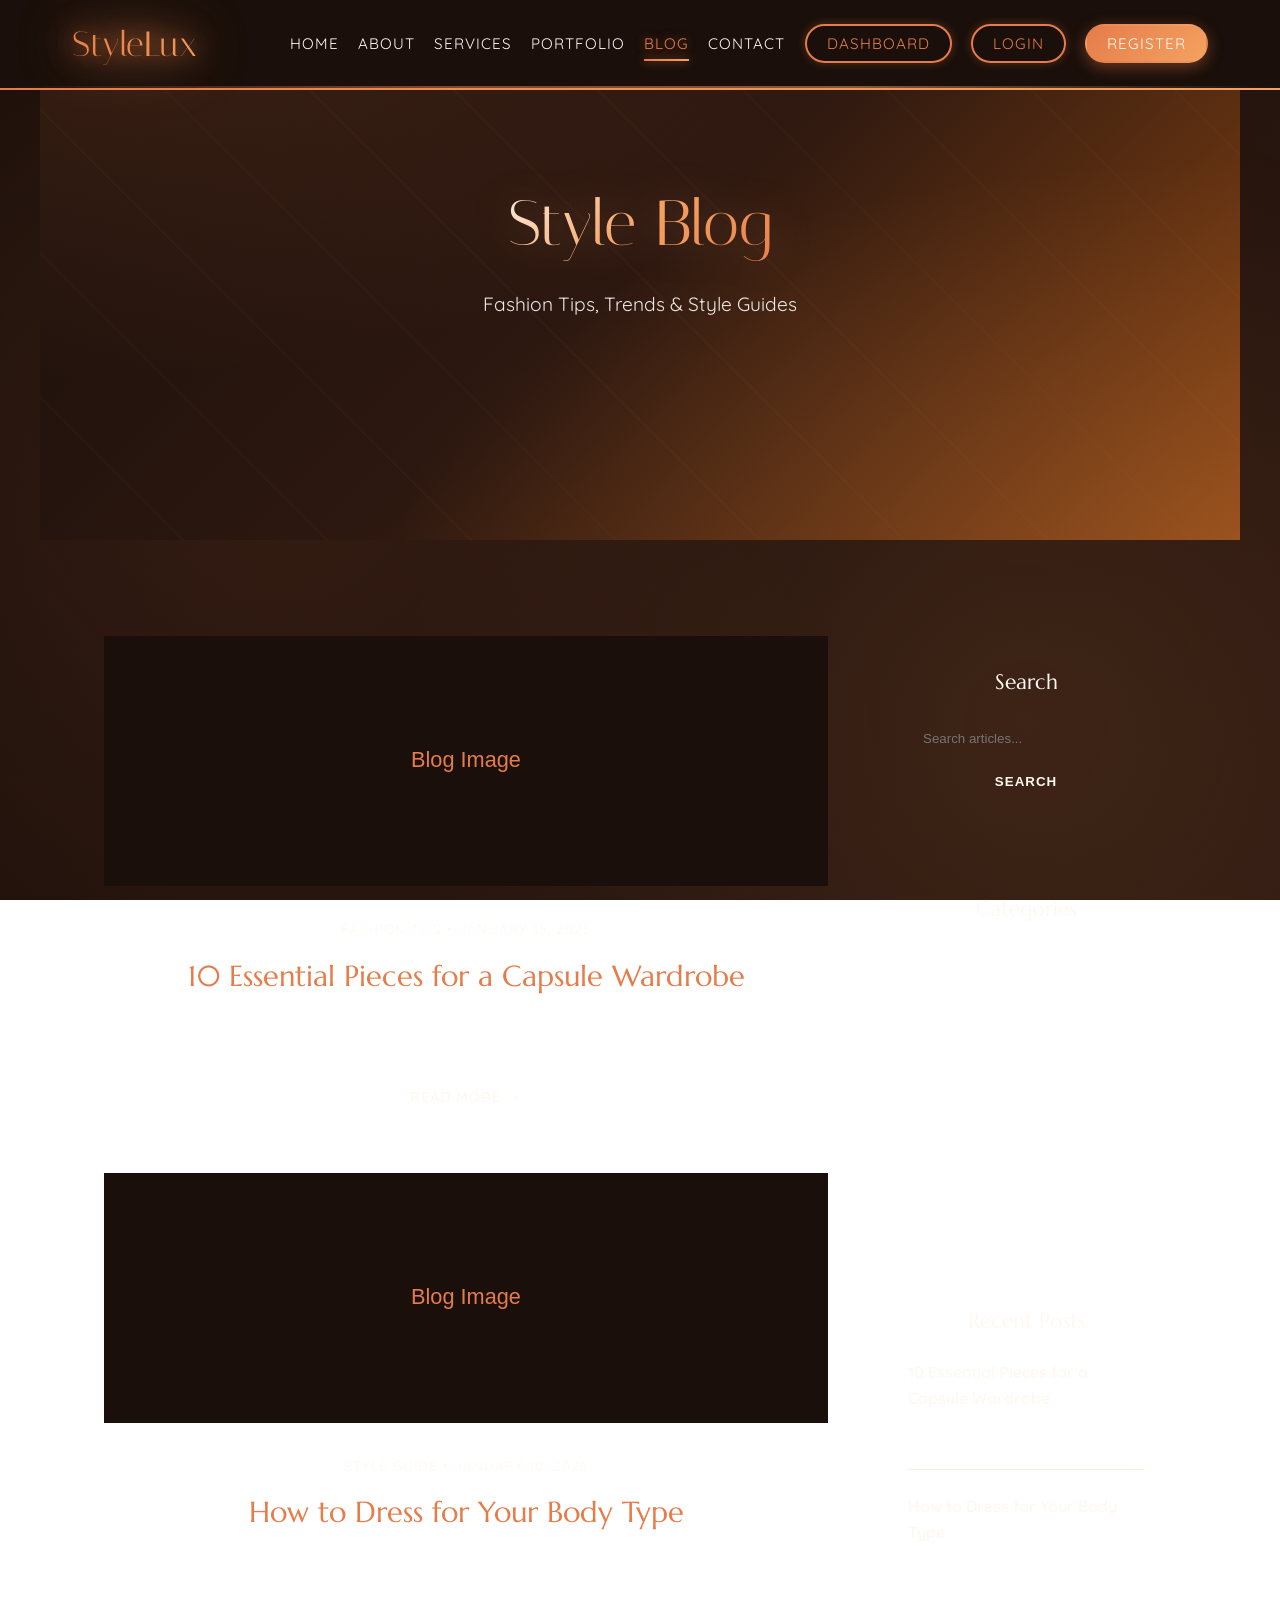
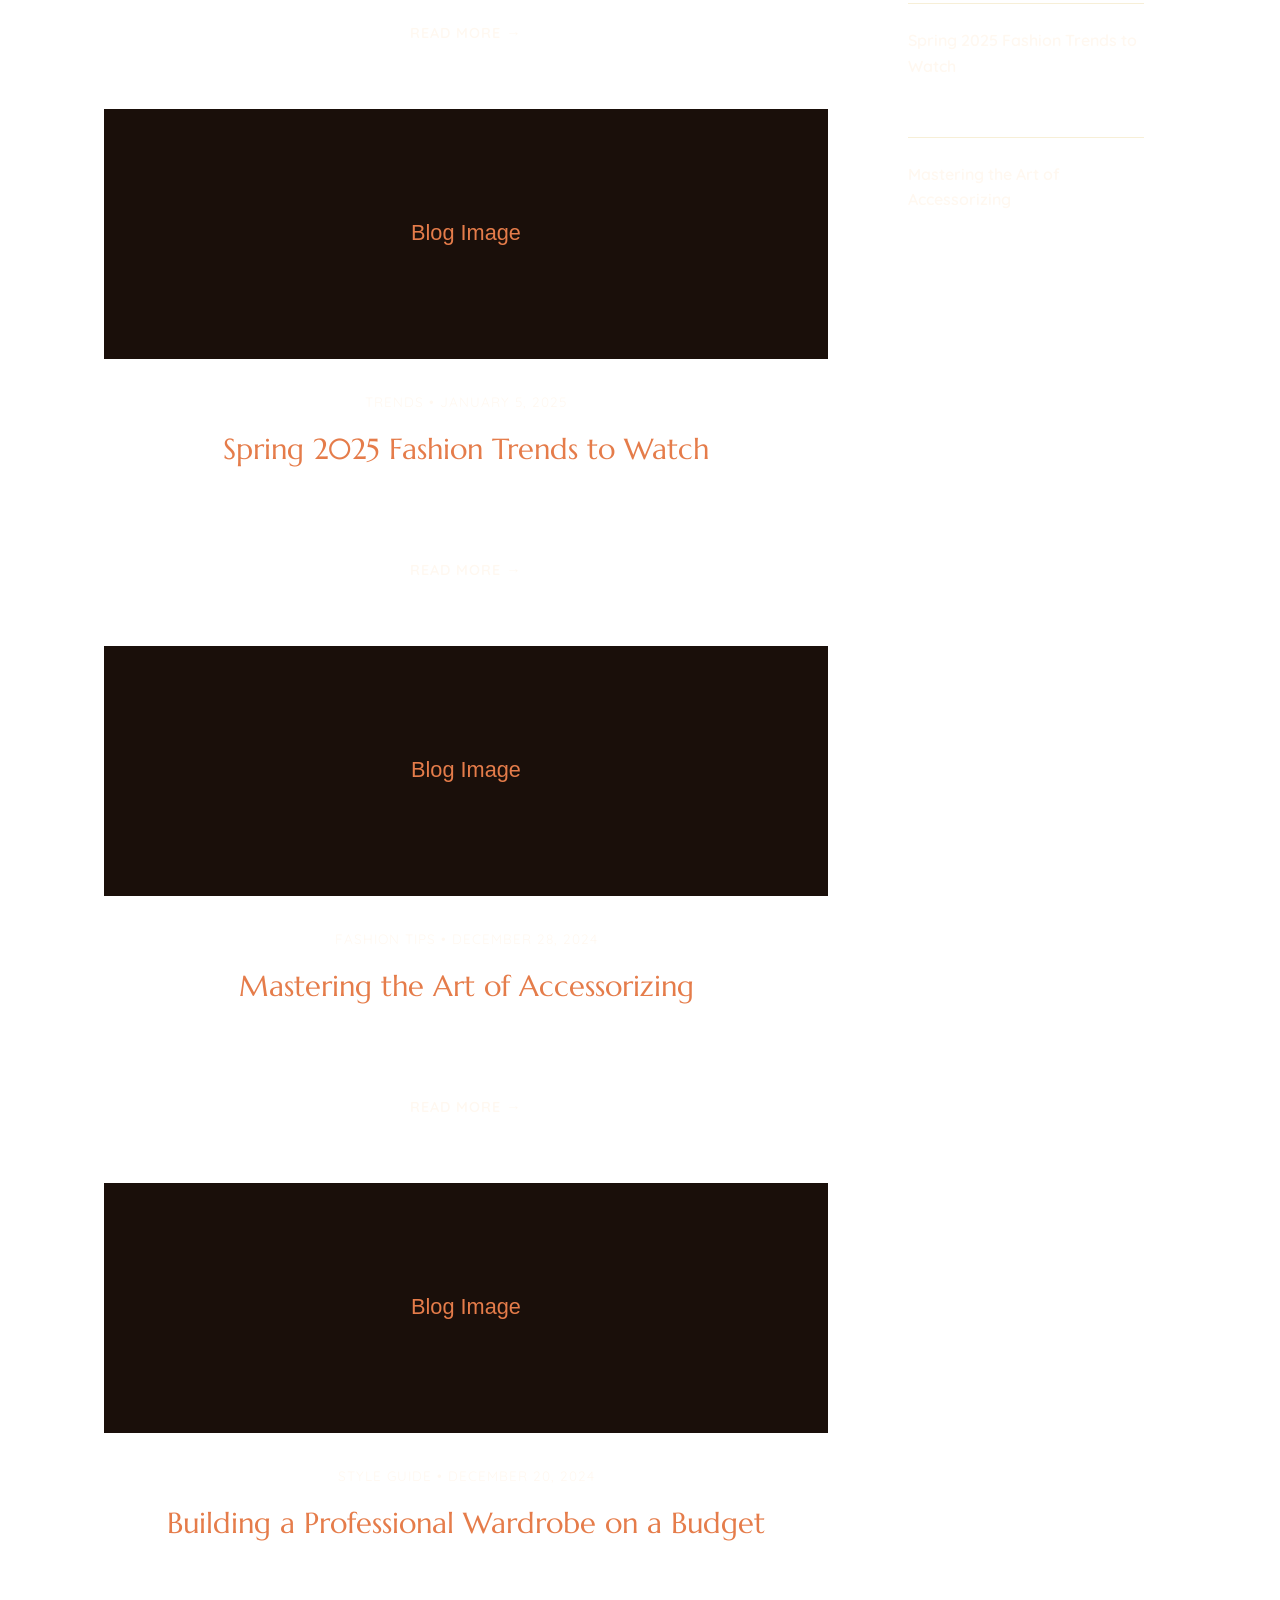
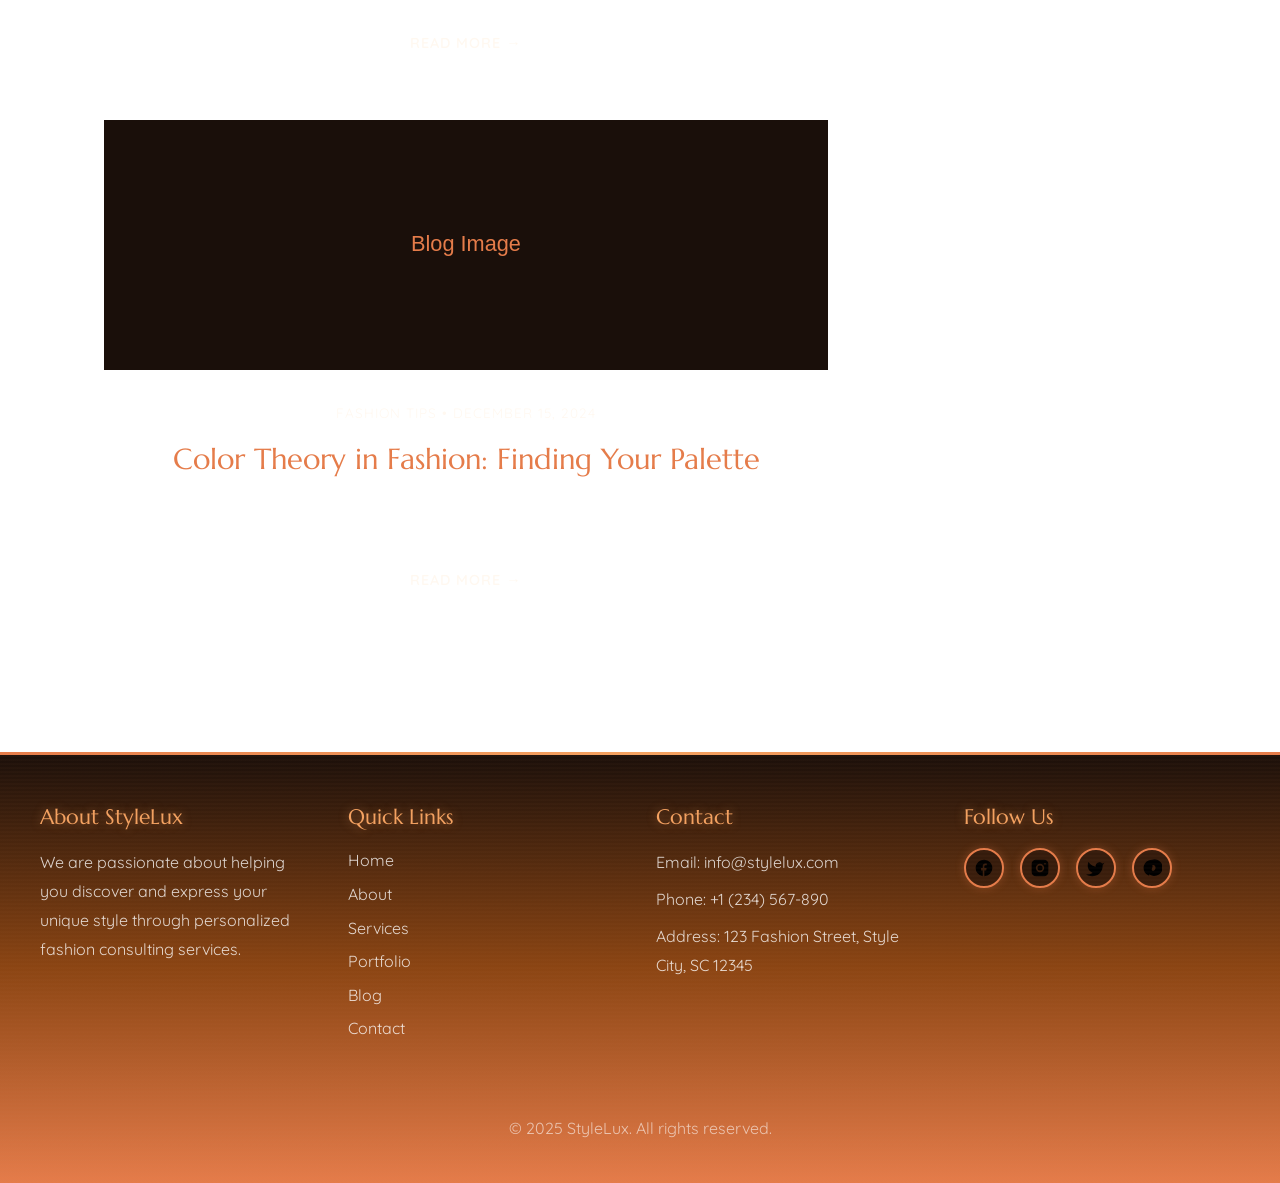
<file: blog.html>
<!DOCTYPE html>
<html lang="en">
<head>
    <meta charset="UTF-8">
    <meta name="viewport" content="width=device-width, initial-scale=1.0">
    <meta name="description" content="Fashion tips, style guides, and latest trends from StyleLux fashion experts">
    <title>Blog | StyleLux Fashion Stylist</title>
    <link rel="icon" type="image/svg+xml" href="images/favicon.svg">
    <link rel="preconnect" href="https://fonts.googleapis.com">
    <link rel="preconnect" href="https://fonts.gstatic.com" crossorigin>
    <link href="https://fonts.googleapis.com/css2?family=Italiana&family=Quicksand:wght@300;400;500;600;700&family=Marcellus&display=swap" rel="stylesheet">
    <link rel="stylesheet" href="css/style.css">
    <style>
        .blog-container {
            max-width: 1200px;
            margin: 0 auto;
            padding: 0 2rem;
            display: grid;
            grid-template-columns: 1fr 300px;
            gap: 3rem;
            margin-top: 3rem;
        }
        .blog-main {
            display: grid;
            gap: 2rem;
        }
        .blog-post {
            background-color: var(--charcoal);
            border: 1px solid var(--luxury-gold);
            overflow: hidden;
            transition: all 0.3s ease;
        }
        .blog-post:hover {
            transform: translateY(-5px);
            box-shadow: 0 10px 30px rgba(212, 175, 55, 0.3);
        }
        .blog-post-image {
            width: 100%;
            height: 250px;
            object-fit: cover;
            display: block;
            background-color: var(--charcoal);
        }
        .blog-post-image[src=""],
        .blog-post-image:not([src]) {
            opacity: 0.5;
        }
        .blog-post-content {
            padding: 2rem;
        }
        .blog-post-meta {
            color: var(--luxury-gold);
            font-size: 0.85rem;
            margin-bottom: 1rem;
            text-transform: uppercase;
            letter-spacing: 1px;
            text-align: center;
        }
        .blog-post h3 {
            margin-bottom: 1rem;
            text-align: center;
        }
        .blog-post p {
            color: rgba(255, 255, 255, 0.8);
            margin-bottom: 1rem;
            text-align: center;
        }
        .blog-post-link {
            color: var(--luxury-gold);
            text-decoration: none;
            font-weight: 600;
            text-transform: uppercase;
            letter-spacing: 1px;
            font-size: 0.9rem;
            transition: color 0.3s ease;
            display: block;
            text-align: center;
        }
        .blog-post-link:hover {
            color: var(--bright-gold);
        }
        .blog-sidebar {
            display: flex;
            flex-direction: column;
            gap: 2rem;
        }
        .sidebar-widget {
            background-color: var(--charcoal);
            border: 1px solid var(--luxury-gold);
            padding: 2rem;
        }
        .sidebar-widget h3 {
            color: var(--luxury-gold);
            margin-bottom: 1.5rem;
            font-size: 1.3rem;
            text-align: center;
        }
        .search-form {
            display: flex;
            gap: 0.5rem;
            flex-direction: column;
        }
        .search-form button {
            width: 100%;
        }
        .search-form input {
            flex: 1;
            padding: 10px 15px;
            background-color: var(--primary-black);
            border: 1px solid var(--luxury-gold);
            color: var(--pure-white);
        }
        .search-form button {
            padding: 10px 20px;
            background-color: var(--luxury-gold);
            border: 1px solid var(--luxury-gold);
            color: var(--primary-black);
            cursor: pointer;
            font-weight: 600;
            text-transform: uppercase;
            letter-spacing: 1px;
            transition: all 0.3s ease;
        }
        .search-form button:hover {
            background-color: var(--bright-gold);
        }
        .category-list {
            list-style: none;
        }
        .category-list li {
            margin-bottom: 0.75rem;
        }
        .category-list a {
            color: rgba(255, 255, 255, 0.8);
            text-decoration: none;
            transition: color 0.3s ease;
            display: flex;
            justify-content: space-between;
        }
        .category-list a:hover {
            color: var(--luxury-gold);
        }
        .recent-posts-list {
            list-style: none;
        }
        .recent-posts-list li {
            margin-bottom: 1.5rem;
            padding-bottom: 1.5rem;
            border-bottom: 1px solid rgba(212, 175, 55, 0.2);
        }
        .recent-posts-list li:last-child {
            border-bottom: none;
            margin-bottom: 0;
            padding-bottom: 0;
        }
        .recent-post-title {
            color: var(--luxury-gold);
            text-decoration: none;
            font-weight: 600;
            display: block;
            margin-bottom: 0.5rem;
            transition: color 0.3s ease;
        }
        .recent-post-title:hover {
            color: var(--bright-gold);
        }
        .recent-post-date {
            color: rgba(255, 255, 255, 0.6);
            font-size: 0.85rem;
        }
        @media (max-width: 1024px) {
            .blog-container {
                grid-template-columns: 1fr;
            }
            .blog-sidebar {
                order: -1;
            }
        }
        @media (max-width: 768px) {
            .blog-container {
                padding: 0 1rem;
            }
            .blog-post-content {
                padding: 1.5rem;
            }
            .sidebar-widget {
                padding: 1.5rem;
            }
            .search-form {
                flex-direction: column;
            }
            .search-form input,
            .search-form button {
                width: 100%;
            }
        }
    </style>
</head>
<body>
    <!-- Loading Animation -->
    <div class="loader" id="loader">
        <div class="loader-spinner"></div>
    </div>

    <!-- Navigation Bar -->
    <nav class="navbar">
        <div class="nav-container">
            <a href="index.html" class="logo">StyleLux</a>
            <button class="mobile-menu-toggle" aria-label="Toggle menu">☰</button>
            <ul class="nav-menu">
                <li class="nav-dropdown">
                    <a href="index.html">Home</a>
                    <ul class="dropdown-menu">
                        <li><a href="index.html">Home Page 1</a></li>
                        <li><a href="index2.html">Home Page 2</a></li>
                    </ul>
                </li>
                <li><a href="about.html">About</a></li>
                <li><a href="services.html">Services</a></li>
                <li><a href="portfolio.html">Portfolio</a></li>
                <li><a href="blog.html" class="active">Blog</a></li>
                <li><a href="contact.html">Contact</a></li>
                <li><a href="dashboard.html" class="nav-btn">Dashboard</a></li>
                <li><a href="login.html" class="nav-btn">Login</a></li>
                <li><a href="register.html" class="nav-btn nav-btn-primary">Register</a></li>
            </ul>
        </div>
    </nav>

    <!-- Hero Section -->
    <section class="hero" style="min-height: 60vh;">
        <div class="hero-content">
            <h1>Style Blog</h1>
            <p>Fashion Tips, Trends & Style Guides</p>
        </div>
    </section>

    <!-- Blog Content -->
    <section id="blog-content" style="padding: 3rem 2rem;">
        <div class="blog-container">
            <div class="blog-main">
                <article class="blog-post">
                    <img src="https://images.pexels.com/photos/1858175/pexels-photo-1858175.jpeg?auto=compress&cs=tinysrgb&w=800&h=400&fit=crop" alt="Blog Post 1" class="blog-post-image" loading="lazy" onerror="this.src='data:image/svg+xml,%3Csvg xmlns=\'http://www.w3.org/2000/svg\' width=\'800\' height=\'400\'%3E%3Crect fill=\'%231A0F0A\' width=\'800\' height=\'400\'/%3E%3Ctext fill=\'%23E57C4A\' font-family=\'Arial\' font-size=\'24\' x=\'50%25\' y=\'50%25\' text-anchor=\'middle\' dominant-baseline=\'middle\'%3EBlog Image%3C/text%3E%3C/svg%3E'">
                    <div class="blog-post-content">
                        <div class="blog-post-meta">Fashion Tips • January 15, 2025</div>
                        <h3>10 Essential Pieces for a Capsule Wardrobe</h3>
                        <p>Building a capsule wardrobe doesn't have to be overwhelming. Discover the 10 essential pieces that will form the foundation of your versatile, timeless wardrobe...</p>
                        <a href="#" class="blog-post-link">Read More →</a>
                    </div>
                </article>

                <article class="blog-post">
                    <img src="https://images.pexels.com/photos/1927259/pexels-photo-1927259.jpeg?auto=compress&cs=tinysrgb&w=800&h=400&fit=crop" alt="Blog Post 2" class="blog-post-image" loading="lazy" onerror="this.src='data:image/svg+xml,%3Csvg xmlns=\'http://www.w3.org/2000/svg\' width=\'800\' height=\'400\'%3E%3Crect fill=\'%231A0F0A\' width=\'800\' height=\'400\'/%3E%3Ctext fill=\'%23E57C4A\' font-family=\'Arial\' font-size=\'24\' x=\'50%25\' y=\'50%25\' text-anchor=\'middle\' dominant-baseline=\'middle\'%3EBlog Image%3C/text%3E%3C/svg%3E'">
                    <div class="blog-post-content">
                        <div class="blog-post-meta">Style Guide • January 10, 2025</div>
                        <h3>How to Dress for Your Body Type</h3>
                        <p>Understanding your body type is the key to looking and feeling confident. Learn how to choose clothes that flatter your unique silhouette and enhance your natural features...</p>
                        <a href="#" class="blog-post-link">Read More →</a>
                    </div>
                </article>

                <article class="blog-post">
                    <img src="https://images.pexels.com/photos/157675/fashion-men-s-individuality-black-and-white-157675.jpeg?auto=compress&cs=tinysrgb&w=800&h=400&fit=crop" alt="Blog Post 3" class="blog-post-image" loading="lazy" onerror="this.src='data:image/svg+xml,%3Csvg xmlns=\'http://www.w3.org/2000/svg\' width=\'800\' height=\'400\'%3E%3Crect fill=\'%231A0F0A\' width=\'800\' height=\'400\'/%3E%3Ctext fill=\'%23E57C4A\' font-family=\'Arial\' font-size=\'24\' x=\'50%25\' y=\'50%25\' text-anchor=\'middle\' dominant-baseline=\'middle\'%3EBlog Image%3C/text%3E%3C/svg%3E'">
                    <div class="blog-post-content">
                        <div class="blog-post-meta">Trends • January 5, 2025</div>
                        <h3>Spring 2025 Fashion Trends to Watch</h3>
                        <p>Stay ahead of the curve with our guide to the hottest spring fashion trends. From bold colors to statement accessories, discover what's in this season...</p>
                        <a href="#" class="blog-post-link">Read More →</a>
                    </div>
                </article>

                <article class="blog-post">
                    <img src="https://images.pexels.com/photos/996329/pexels-photo-996329.jpeg?auto=compress&cs=tinysrgb&w=800&h=400&fit=crop" alt="Blog Post 4" class="blog-post-image" loading="lazy" onerror="this.src='data:image/svg+xml,%3Csvg xmlns=\'http://www.w3.org/2000/svg\' width=\'800\' height=\'400\'%3E%3Crect fill=\'%231A0F0A\' width=\'800\' height=\'400\'/%3E%3Ctext fill=\'%23E57C4A\' font-family=\'Arial\' font-size=\'24\' x=\'50%25\' y=\'50%25\' text-anchor=\'middle\' dominant-baseline=\'middle\'%3EBlog Image%3C/text%3E%3C/svg%3E'">
                    <div class="blog-post-content">
                        <div class="blog-post-meta">Fashion Tips • December 28, 2024</div>
                        <h3>Mastering the Art of Accessorizing</h3>
                        <p>Accessories can make or break an outfit. Learn the secrets to choosing and styling accessories that elevate your look without overwhelming it...</p>
                        <a href="#" class="blog-post-link">Read More →</a>
                    </div>
                </article>

                <article class="blog-post">
                    <img src="https://images.pexels.com/photos/1300550/pexels-photo-1300550.jpeg?auto=compress&cs=tinysrgb&w=800&h=400&fit=crop" alt="Blog Post 5" class="blog-post-image" loading="lazy" onerror="this.src='data:image/svg+xml,%3Csvg xmlns=\'http://www.w3.org/2000/svg\' width=\'800\' height=\'400\'%3E%3Crect fill=\'%231A0F0A\' width=\'800\' height=\'400\'/%3E%3Ctext fill=\'%23E57C4A\' font-family=\'Arial\' font-size=\'24\' x=\'50%25\' y=\'50%25\' text-anchor=\'middle\' dominant-baseline=\'middle\'%3EBlog Image%3C/text%3E%3C/svg%3E'">
                    <div class="blog-post-content">
                        <div class="blog-post-meta">Style Guide • December 20, 2024</div>
                        <h3>Building a Professional Wardrobe on a Budget</h3>
                        <p>Looking professional doesn't have to break the bank. Discover smart shopping strategies and investment pieces that will serve you for years to come...</p>
                        <a href="#" class="blog-post-link">Read More →</a>
                    </div>
                </article>

                <article class="blog-post">
                    <img src="https://images.pexels.com/photos/1485031/pexels-photo-1485031.jpeg?auto=compress&cs=tinysrgb&w=800&h=400&fit=crop" alt="Blog Post 6" class="blog-post-image" loading="lazy" onerror="this.src='data:image/svg+xml,%3Csvg xmlns=\'http://www.w3.org/2000/svg\' width=\'800\' height=\'400\'%3E%3Crect fill=\'%231A0F0A\' width=\'800\' height=\'400\'/%3E%3Ctext fill=\'%23E57C4A\' font-family=\'Arial\' font-size=\'24\' x=\'50%25\' y=\'50%25\' text-anchor=\'middle\' dominant-baseline=\'middle\'%3EBlog Image%3C/text%3E%3C/svg%3E'">
                    <div class="blog-post-content">
                        <div class="blog-post-meta">Fashion Tips • December 15, 2024</div>
                        <h3>Color Theory in Fashion: Finding Your Palette</h3>
                        <p>Understanding color theory can transform your wardrobe. Learn how to identify colors that complement your skin tone and create harmonious outfits...</p>
                        <a href="#" class="blog-post-link">Read More →</a>
                    </div>
                </article>
            </div>

            <aside class="blog-sidebar">
                <!-- Search Widget -->
                <div class="sidebar-widget">
                    <h3>Search</h3>
                    <form class="search-form" id="blog-search-form">
                        <input type="text" placeholder="Search articles..." id="search-input">
                        <button type="submit">Search</button>
                    </form>
                </div>

                <!-- Categories Widget -->
                <div class="sidebar-widget">
                    <h3>Categories</h3>
                    <ul class="category-list">
                        <li><a href="#">Fashion Tips <span>(12)</span></a></li>
                        <li><a href="#">Style Guides <span>(8)</span></a></li>
                        <li><a href="#">Trends <span>(6)</span></a></li>
                        <li><a href="#">Wardrobe Essentials <span>(10)</span></a></li>
                        <li><a href="#">Accessories <span>(5)</span></a></li>
                        <li><a href="#">Color Theory <span>(4)</span></a></li>
                        <li><a href="#">Body Type <span>(7)</span></a></li>
                    </ul>
                </div>

                <!-- Recent Posts Widget -->
                <div class="sidebar-widget">
                    <h3>Recent Posts</h3>
                    <ul class="recent-posts-list">
                        <li>
                            <a href="#" class="recent-post-title">10 Essential Pieces for a Capsule Wardrobe</a>
                            <span class="recent-post-date">January 15, 2025</span>
                        </li>
                        <li>
                            <a href="#" class="recent-post-title">How to Dress for Your Body Type</a>
                            <span class="recent-post-date">January 10, 2025</span>
                        </li>
                        <li>
                            <a href="#" class="recent-post-title">Spring 2025 Fashion Trends to Watch</a>
                            <span class="recent-post-date">January 5, 2025</span>
                        </li>
                        <li>
                            <a href="#" class="recent-post-title">Mastering the Art of Accessorizing</a>
                            <span class="recent-post-date">December 28, 2024</span>
                        </li>
                    </ul>
                </div>
            </aside>
        </div>
    </section>

    <!-- Footer -->
    <footer class="footer">
        <div class="footer-content">
            <div class="footer-section">
                <h3>About StyleLux</h3>
                <p>We are passionate about helping you discover and express your unique style through personalized fashion consulting services.</p>
            </div>
            <div class="footer-section">
                <h3>Quick Links</h3>
                <ul>
                    <li><a href="index.html">Home</a></li>
                    <li><a href="about.html">About</a></li>
                    <li><a href="services.html">Services</a></li>
                    <li><a href="portfolio.html">Portfolio</a></li>
                    <li><a href="blog.html">Blog</a></li>
                    <li><a href="contact.html">Contact</a></li>
                </ul>
            </div>
            <div class="footer-section">
                <h3>Contact</h3>
                <p>Email: <a href="mailto:info@stylelux.com">info@stylelux.com</a></p>
                <p>Phone: <a href="tel:+1234567890">+1 (234) 567-890</a></p>
                <p>Address: 123 Fashion Street, Style City, SC 12345</p>
            </div>
            <div class="footer-section">
                <h3>Follow Us</h3>
                <div class="social-icons">
                    <a href="https://facebook.com" aria-label="Facebook">
                      <svg viewBox="0 0 24 24"><path d="M22 12a10 10 0 1 0-11.5 9.9v-7h-2v-3h2v-2.3c0-2 1.2-3.1 3-3.1.9 0 1.8.1 1.8.1v2H14c-1.2 0-1.6.8-1.6 1.6V12h2.7l-.4 3H12.4v7A10 10 0 0 0 22 12z"/></svg>
                    </a>
                  
                    <a href="https://instagram.com" aria-label="Instagram">
                      <svg viewBox="0 0 24 24"><path d="M7 2h10a5 5 0 0 1 5 5v10a5 5 0 0 1-5 5H7a5 5 0 0 1-5-5V7a5 5 0 0 1 5-5zm5 5a5 5 0 1 0 0 10 5 5 0 0 0 0-10zm6-1a1 1 0 1 0 0 2 1 1 0 0 0 0-2z"/><circle cx="12" cy="12" r="3"/></svg>
                    </a>
                  
                    <a href="https://twitter.com" aria-label="Twitter">
                      <svg viewBox="0 0 24 24"><path d="M22 5.8c-.8.4-1.7.6-2.6.8a4.5 4.5 0 0 0-7.7 4A12.7 12.7 0 0 1 3 4.9s-4 9 5 13a13 13 0 0 1-8 2c9 5 20 0 20-11v-.5A6.6 6.6 0 0 0 22 5.8z"/></svg>
                    </a>
                  
                    <a href="https://pinterest.com" aria-label="Pinterest">
                      <svg viewBox="0 0 24 24"><path d="M12 2a10 10 0 0 0-3.5 19.4l.5-3A3.5 3.5 0 0 1 9 16c0-1 .4-2 .8-3-.4-1-.2-2.4.7-3.4 1.5-1.6 4.4-1.4 5.4.6 1 2.2-.2 5-2.6 5.3-.7.1-1.4-.3-1.6-1-.2-.7.2-1.5.4-2.2.3-.9.6-1.9.5-2.9-.1-2.4-3.6-2.2-4.1.2-.2.9.1 1.8.1 2.7-.1 2-.7 4-1.2 5.9A10 10 0 1 0 12 2z"/></svg>
                    </a>
                  </div>
                  
            </div>
        </div>
        <div class="footer-bottom">
            <p>&copy; 2025 StyleLux. All rights reserved.</p>
        </div>
    </footer>

    <script src="js/main.js"></script>
    <script>
        // Blog search functionality
        document.getElementById('blog-search-form')?.addEventListener('submit', function(e) {
            e.preventDefault();
            const searchTerm = document.getElementById('search-input').value;
            if (searchTerm.trim()) {
                alert('Search functionality would search for: ' + searchTerm);
                // In a real implementation, this would filter or redirect to search results
            }
        });
    </script>
</body>
</html>
</file>
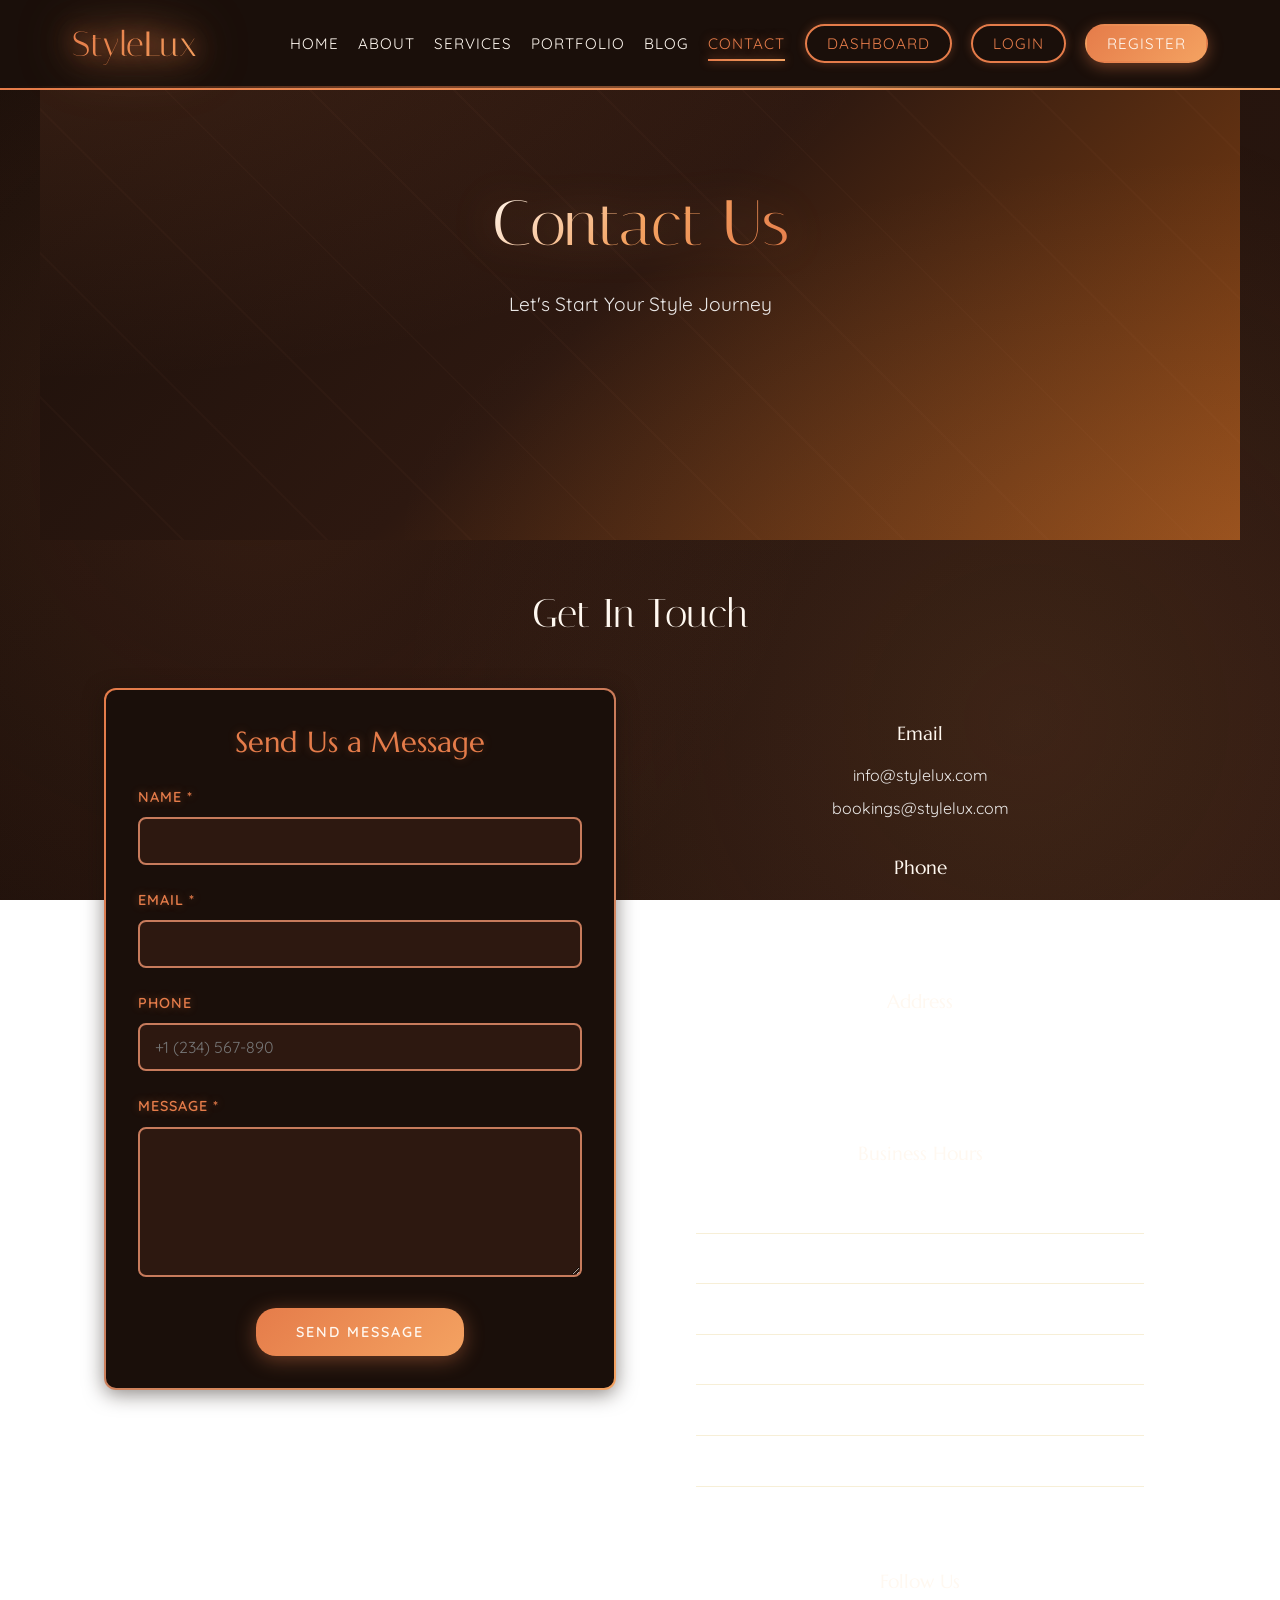
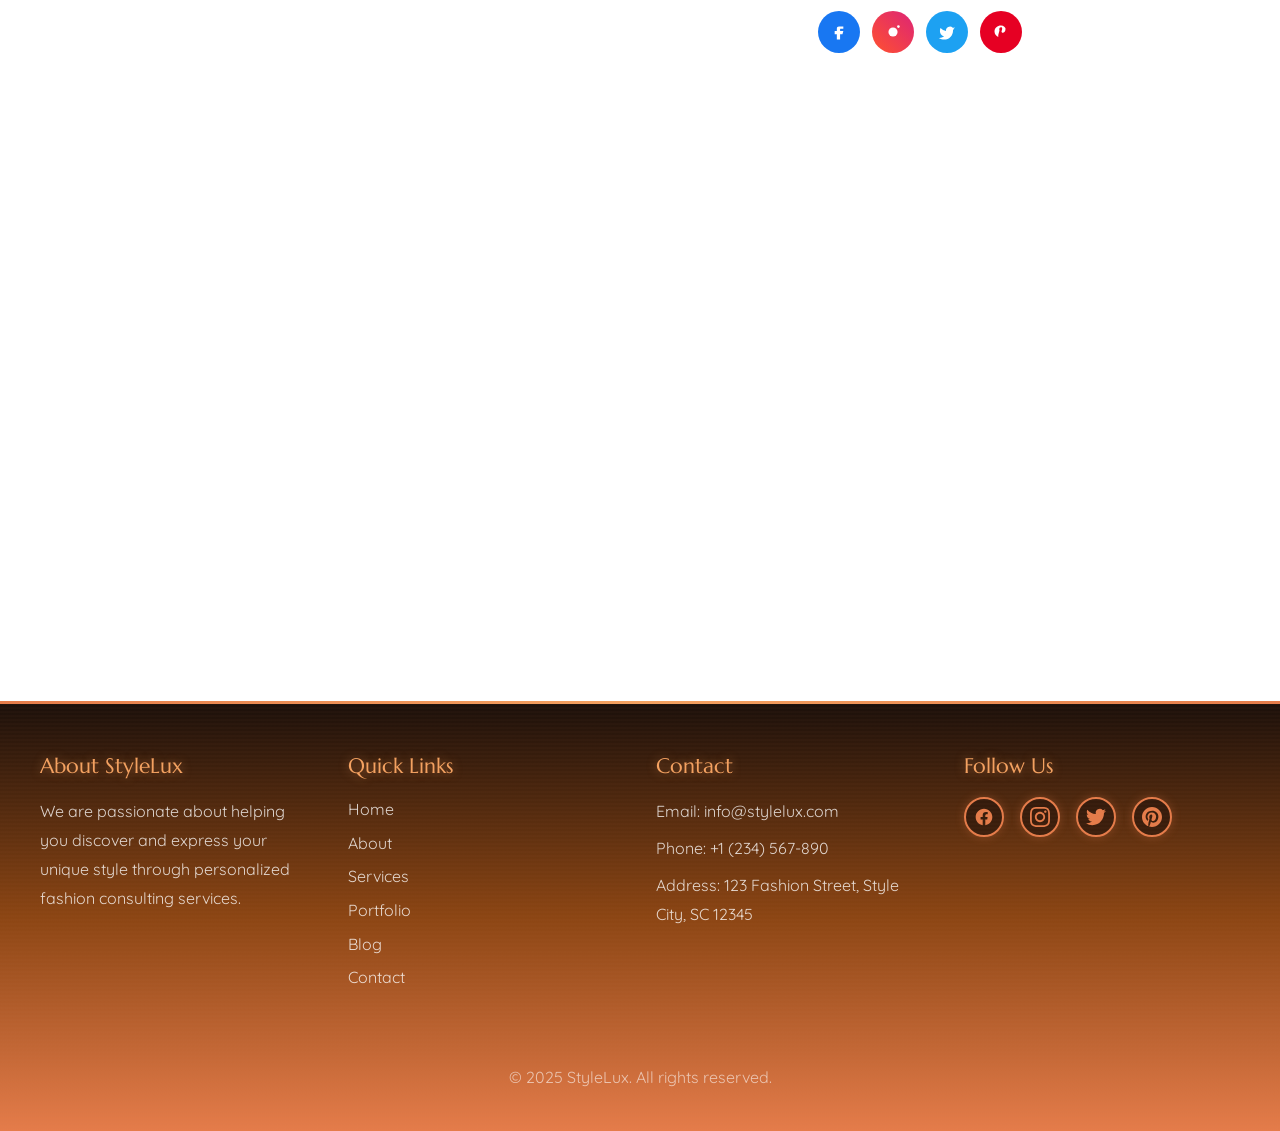
<file: contact.html>
<!DOCTYPE html>
<html lang="en">
<head>
    <meta charset="UTF-8">
    <meta name="viewport" content="width=device-width, initial-scale=1.0">
    <meta name="description" content="Contact StyleLux - Get in touch for fashion styling consultations and inquiries">
    <title>Contact Us | StyleLux Fashion Stylist</title>
    <link rel="icon" type="image/svg+xml" href="images/favicon.svg">
    <link rel="preconnect" href="https://fonts.googleapis.com">
    <link rel="preconnect" href="https://fonts.gstatic.com" crossorigin>
    <link href="https://fonts.googleapis.com/css2?family=Italiana&family=Quicksand:wght@300;400;500;600;700&family=Marcellus&display=swap" rel="stylesheet">
    <link rel="stylesheet" href="css/style.css">
    <style>
        .contact-container {
            max-width: 1200px;
            margin: 0 auto;
            padding: 0 2rem;
        }
        .contact-grid {
            display: grid;
            grid-template-columns: 1fr 1fr;
            gap: 3rem;
            margin-top: 3rem;
        }
        .contact-info-card {
            background-color: var(--charcoal);
            border: 1px solid var(--luxury-gold);
            padding: 2rem;
        }
        .contact-info-item {
            margin-bottom: 2rem;
        }
        .contact-info-item h3 {
            color: var(--luxury-gold);
            margin-bottom: 1rem;
            font-size: 1.2rem;
            text-align: center;
        }
        .contact-info-item p,
        .contact-info-item a {
            color: rgba(255, 255, 255, 0.9);
            margin-bottom: 0.5rem;
            display: block;
            text-align: center;
        }
        .contact-info-item a {
            text-decoration: none;
            transition: color 0.3s ease;
        }
        .contact-info-item a:hover {
            color: var(--luxury-gold);
        }
        .business-hours {
            list-style: none;
        }
        .business-hours li {
            display: flex;
            justify-content: space-between;
            padding: 0.75rem 0;
            border-bottom: 1px solid rgba(212, 175, 55, 0.2);
            color: rgba(255, 255, 255, 0.9);
            text-align: center;
        }
        .business-hours li:last-child {
            border-bottom: none;
        }
        .map-container {
            margin-top: 3rem;
            height: 400px;
            border: 1px solid var(--luxury-gold);
            overflow: hidden;
        }
        .map-container iframe {
            width: 100%;
            height: 100%;
            border: none;
        }
        @media (max-width: 768px) {
            .contact-grid {
                grid-template-columns: 1fr;
            }
            .contact-info-item p,
            .contact-info-item a {
                text-align: center;
            }
            .business-hours li {
                flex-direction: column;
                text-align: center;
                gap: 0.5rem;
            }
        }
    </style>
</head>
<body>
    <!-- Loading Animation -->
    <div class="loader" id="loader">
        <div class="loader-spinner"></div>
    </div>

    <!-- Navigation Bar -->
    <nav class="navbar">
        <div class="nav-container">
            <a href="index.html" class="logo">StyleLux</a>
            <button class="mobile-menu-toggle" aria-label="Toggle menu">☰</button>
            <ul class="nav-menu">
                <li class="nav-dropdown">
                    <a href="index.html">Home</a>
                    <ul class="dropdown-menu">
                        <li><a href="index.html">Home Page 1</a></li>
                        <li><a href="index2.html">Home Page 2</a></li>
                    </ul>
                </li>
                <li><a href="about.html">About</a></li>
                <li><a href="services.html">Services</a></li>
                <li><a href="portfolio.html">Portfolio</a></li>
                <li><a href="blog.html">Blog</a></li>
                <li><a href="contact.html" class="active">Contact</a></li>
                <li><a href="dashboard.html" class="nav-btn">Dashboard</a></li>
                <li><a href="login.html" class="nav-btn">Login</a></li>
                <li><a href="register.html" class="nav-btn nav-btn-primary">Register</a></li>
            </ul>
        </div>
    </nav>

    <!-- Hero Section -->
    <section class="hero" style="min-height: 60vh;">
        <div class="hero-content">
            <h1>Contact Us</h1>
            <p>Let's Start Your Style Journey</p>
        </div>
    </section>

    <!-- Contact Section -->
    <section id="contact" style="padding: 3rem 2rem;">
        <div class="contact-container">
            <h2 class="section-title">Get In Touch</h2>
            
            <div class="contact-grid">
                <!-- Contact Form -->
                <div>
                    <div class="card">
                        <h3 style="margin-bottom: 1.5rem; text-align: center;">Send Us a Message</h3>
                        <form id="contact-form">
                            <div class="form-group">
                                <label for="name">Name *</label>
                                <input type="text" id="name" name="name" required>
                            </div>
                            <div class="form-group">
                                <label for="email">Email *</label>
                                <input type="email" id="email" name="email" required>
                            </div>
                            <div class="form-group">
                                <label for="phone">Phone</label>
                                <input type="tel" id="phone" name="phone" placeholder="+1 (234) 567-890">
                            </div>
                            <div class="form-group">
                                <label for="message">Message *</label>
                                <textarea id="message" name="message" required></textarea>
                            </div>
                            <div style="text-align: center;">
                                <button type="submit" class="btn">Send Message</button>
                            </div>
                        </form>
                    </div>
                </div>

                <!-- Contact Information -->
                <div>
                    <div class="contact-info-card">
                        <div class="contact-info-item">
                            <h3>Email</h3>
                            <a href="mailto:info@stylelux.com">info@stylelux.com</a>
                            <a href="mailto:bookings@stylelux.com">bookings@stylelux.com</a>
                        </div>
                        <div class="contact-info-item">
                            <h3>Phone</h3>
                            <a href="tel:+1234567890">+1 (234) 567-890</a>
                            <p style="color: rgba(255, 255, 255, 0.7); font-size: 0.9rem; margin-top: 0.5rem;">Available Mon-Sat, 9 AM - 6 PM</p>
                        </div>
                        <div class="contact-info-item">
                            <h3>Address</h3>
                            <a href="https://maps.google.com" target="_blank" rel="noopener noreferrer">
                                123 Fashion Street<br>
                                Style City, SC 12345<br>
                                United States
                            </a>
                        </div>
                        <div class="contact-info-item">
                            <h3>Business Hours</h3>
                            <ul class="business-hours">
                                <li><span>Monday</span> <span>9:00 AM - 6:00 PM</span></li>
                                <li><span>Tuesday</span> <span>9:00 AM - 6:00 PM</span></li>
                                <li><span>Wednesday</span> <span>9:00 AM - 6:00 PM</span></li>
                                <li><span>Thursday</span> <span>9:00 AM - 6:00 PM</span></li>
                                <li><span>Friday</span> <span>9:00 AM - 6:00 PM</span></li>
                                <li><span>Saturday</span> <span>10:00 AM - 4:00 PM</span></li>
                                <li><span>Sunday</span> <span>Closed</span></li>
                            </ul>
                        </div>
                        <div class="contact-info-item">
                            <h3>Follow Us</h3>
                          
                            <div style="display:flex; gap:12px; justify-content:center; align-items:center;">
                              
                              <a href="https://facebook.com" aria-label="Facebook"
                                 style="width:42px; height:42px; display:grid; place-items:center; border-radius:50%;
                                        background:#1877F2; text-decoration:none;">
                                <svg viewBox="0 0 24 24" style="width:26px; color:white;">
                                  <circle cx="12" cy="12" r="11" fill="none"/>
                                  <path d="M14 7h-2c-1.3 0-2 .7-2 2v2H8v3h2v5h3v-5h2.2L16 11h-3V9.5c0-.4.3-.5.7-.5H16V7h-2z" fill="#fff"/>
                                </svg>
                              </a>
                          
                              <a href="https://instagram.com" aria-label="Instagram"
                                 style="width:42px; height:42px; display:grid; place-items:center; border-radius:50%;
                                        background:linear-gradient(45deg,#ff512f,#dd2476); text-decoration:none;">
                                <svg viewBox="0 0 24 24" style="width:26px; color:white;">
                                  <rect x="3" y="3" width="18" height="18" rx="5" fill="none"/>
                                  <circle cx="12" cy="12" r="4.2" fill="#fff"/>
                                  <circle cx="17" cy="7" r="1.2" fill="#fff"/>
                                </svg>
                              </a>
                          
                              <a href="https://twitter.com" aria-label="Twitter"
                                 style="width:42px; height:42px; display:grid; place-items:center; border-radius:50%;
                                        background:#1DA1F2; text-decoration:none;">
                                <svg viewBox="0 0 24 24" style="width:26px; color:white;">
                                  <circle cx="12" cy="12" r="11" fill="none"/>
                                  <path d="M17.8 9.1c.7-.4 1.2-.9 1.5-1.6-.6.3-1.3.5-2 .6a3.6 3.6 0 0 0-6.2 3A10 10 0 0 1 6 8.2s-2.4 5.5 3.3 8a8 8 0 0 1-4.9 1.3c6 3.6 13.2.4 13.2-7.4v-.2c.6-.4 1.2-.9 1.2-.9z" fill="#fff"/>
                                </svg>
                              </a>
                          
                              <a href="https://pinterest.com" aria-label="Pinterest"
                                 style="width:42px; height:42px; display:grid; place-items:center; border-radius:50%;
                                        background:#E60023; text-decoration:none;">
                                <svg viewBox="0 0 24 24" style="width:26px; color:white;">
                                  <circle cx="12" cy="12" r="11" fill="none"/>
                                  <path d="M12 6c-3.3 0-6 2.2-6 5.6 0 2.3 1.4 4.2 3.5 5-.1-.7-.1-1.6.1-2.3l1-3.8s-.2-.4-.2-1c0-1 .6-1.8 1.6-1.8.7 0 1.1.5 1.1 1.2 0 .7-.4 1.6-.6 2.5-.2.8.4 1.4 1.1 1.4 1.4 0 2.6-1.6 2.6-3.8C16.2 7.8 14.5 6 12 6z" fill="#fff"/>
                                </svg>
                              </a>
                          
                            </div>
                          </div>
                          
                    </div>
                </div>
            </div>

            <!-- Google Maps -->
            <div class="map-container">
                <iframe 
                    src="https://www.google.com/maps/embed?pb=!1m18!1m12!1m3!1d3022.184132376834!2d-73.98811768459398!3d40.75889597932681!2m3!1f0!2f0!3f0!3m2!1i1024!2i768!4f13.1!3m3!1m2!1s0x89c25855c6480299%3A0x55194ec5a1ae072e!2sTimes%20Square%2C%20New%20York%2C%20NY%2C%20USA!5e0!3m2!1sen!2s!4v1234567890123!5m2!1sen!2s" 
                    allowfullscreen="" 
                    loading="lazy" 
                    referrerpolicy="no-referrer-when-downgrade"
                    title="StyleLux Location">
                </iframe>
            </div>
        </div>
    </section>

    <!-- Footer -->
    <footer class="footer">
        <div class="footer-content">
            <div class="footer-section">
                <h3>About StyleLux</h3>
                <p>We are passionate about helping you discover and express your unique style through personalized fashion consulting services.</p>
            </div>
            <div class="footer-section">
                <h3>Quick Links</h3>
                <ul>
                    <li><a href="index.html">Home</a></li>
                    <li><a href="about.html">About</a></li>
                    <li><a href="services.html">Services</a></li>
                    <li><a href="portfolio.html">Portfolio</a></li>
                    <li><a href="blog.html">Blog</a></li>
                    <li><a href="contact.html">Contact</a></li>
                </ul>
            </div>
            <div class="footer-section">
                <h3>Contact</h3>
                <p>Email: <a href="mailto:info@stylelux.com">info@stylelux.com</a></p>
                <p>Phone: <a href="tel:+1234567890">+1 (234) 567-890</a></p>
                <p>Address: 123 Fashion Street, Style City, SC 12345</p>
            </div>
            <div class="footer-section">
                <h3>Follow Us</h3>
                <div class="social-icons">
                    <a href="https://facebook.com" target="_blank" rel="noopener noreferrer" aria-label="Facebook">
                        <svg width="24" height="24" viewBox="0 0 24 24" fill="none" xmlns="http://www.w3.org/2000/svg">
                            <path d="M12 2C6.477 2 2 6.477 2 12c0 4.991 3.657 9.128 8.438 9.878v-6.987h-2.54V12h2.54V9.797c0-2.506 1.492-3.89 3.777-3.89 1.094 0 2.238.195 2.238.195v2.46h-1.26c-1.243 0-1.63.771-1.63 1.562V12h2.773l-.443 2.89h-2.33v6.988C18.343 21.128 22 16.991 22 12c0-5.523-4.477-10-10-10z" fill="currentColor"/>
                        </svg>
                    </a>
                    <a href="https://instagram.com" target="_blank" rel="noopener noreferrer" aria-label="Instagram">
                        <svg width="24" height="24" viewBox="0 0 24 24" fill="none" xmlns="http://www.w3.org/2000/svg">
                            <path d="M12 2.163c3.204 0 3.584.012 4.85.07 3.252.148 4.771 1.691 4.919 4.919.058 1.265.069 1.645.069 4.849 0 3.205-.012 3.584-.069 4.849-.149 3.225-1.664 4.771-4.919 4.919-1.266.058-1.644.07-4.85.07-3.204 0-3.584-.012-4.849-.07-3.26-.149-4.771-1.699-4.919-4.92-.058-1.265-.07-1.644-.07-4.849 0-3.204.013-3.583.07-4.849.149-3.227 1.664-4.771 4.919-4.919 1.266-.057 1.645-.069 4.849-.069zm0-2.163c-3.259 0-3.667.014-4.947.072-4.358.2-6.78 2.618-6.98 6.98-.059 1.281-.073 1.689-.073 4.948 0 3.259.014 3.668.072 4.948.2 4.358 2.618 6.78 6.98 6.98 1.281.058 1.689.072 4.948.072 3.259 0 3.668-.014 4.948-.072 4.354-.2 6.782-2.618 6.979-6.98.059-1.28.073-1.689.073-4.948 0-3.259-.014-3.667-.072-4.947-.196-4.354-2.617-6.78-6.979-6.98-1.281-.059-1.69-.073-4.949-.073zm0 5.838c-3.403 0-6.162 2.759-6.162 6.162s2.759 6.163 6.162 6.163 6.162-2.759 6.162-6.163c0-3.403-2.759-6.162-6.162-6.162zm0 10.162c-2.209 0-4-1.79-4-4 0-2.209 1.791-4 4-4s4 1.791 4 4c0 2.21-1.791 4-4 4zm6.406-11.845c-.796 0-1.441.645-1.441 1.44s.645 1.44 1.441 1.44c.795 0 1.439-.645 1.439-1.44s-.644-1.44-1.439-1.44z" fill="currentColor"/>
                        </svg>
                    </a>
                    <a href="https://twitter.com" target="_blank" rel="noopener noreferrer" aria-label="Twitter">
                        <svg width="24" height="24" viewBox="0 0 24 24" fill="none" xmlns="http://www.w3.org/2000/svg">
                            <path d="M23.953 4.57a10 10 0 01-2.825.775 4.958 4.958 0 002.163-2.723c-.951.555-2.005.959-3.127 1.184a4.92 4.92 0 00-8.384 4.482C7.69 8.095 4.067 6.13 1.64 3.162a4.822 4.822 0 00-.666 2.475c0 1.71.87 3.213 2.188 4.096a4.904 4.904 0 01-2.228-.616v.06a4.923 4.923 0 003.946 4.827 4.996 4.996 0 01-2.212.085 4.936 4.936 0 004.604 3.417 9.867 9.867 0 01-6.102 2.105c-.39 0-.779-.023-1.17-.067a13.995 13.995 0 007.557 2.209c9.053 0 13.998-7.496 13.998-13.985 0-.21 0-.42-.015-.63A9.935 9.935 0 0024 4.59z" fill="currentColor"/>
                        </svg>
                    </a>
                    <a href="https://pinterest.com" target="_blank" rel="noopener noreferrer" aria-label="Pinterest">
                        <svg width="24" height="24" viewBox="0 0 24 24" fill="none" xmlns="http://www.w3.org/2000/svg">
                            <path d="M12 0C5.373 0 0 5.372 0 12c0 5.084 3.163 9.426 7.627 11.174-.105-.949-.2-2.405.042-3.441.219-.937 1.407-5.965 1.407-5.965s-.359-.72-.359-1.781c0-1.663.967-2.911 2.168-2.911 1.024 0 1.518.769 1.518 1.688 0 1.029-.653 2.567-.992 3.992-.285 1.193.6 2.165 1.775 2.165 2.128 0 3.768-2.245 3.768-5.487 0-2.861-2.063-4.869-5.008-4.869-3.41 0-5.409 2.562-5.409 5.199 0 1.033.394 2.143.889 2.741.099.12.112.225.085.345-.09.375-.293 1.199-.334 1.363-.053.225-.172.271-.395.165-1.495-.69-2.433-2.878-2.433-4.646 0-3.776 2.748-7.252 7.92-7.252 4.158 0 7.392 2.967 7.392 6.923 0 4.135-2.607 7.462-6.233 7.462-1.214 0-2.357-.629-2.75-1.378l-.748 2.853c-.271 1.043-1.002 2.35-1.492 3.146C9.57 23.812 10.763 24.009 12 24c6.624 0 12-5.373 12-12 0-6.628-5.373-12-12-12z" fill="currentColor"/>
                        </svg>
                    </a>
                </div>
            </div>
        </div>
        <div class="footer-bottom">
            <p>&copy; 2025 StyleLux. All rights reserved.</p>
        </div>
    </footer>

    <script src="js/main.js"></script>
</body>
</html>
</file>
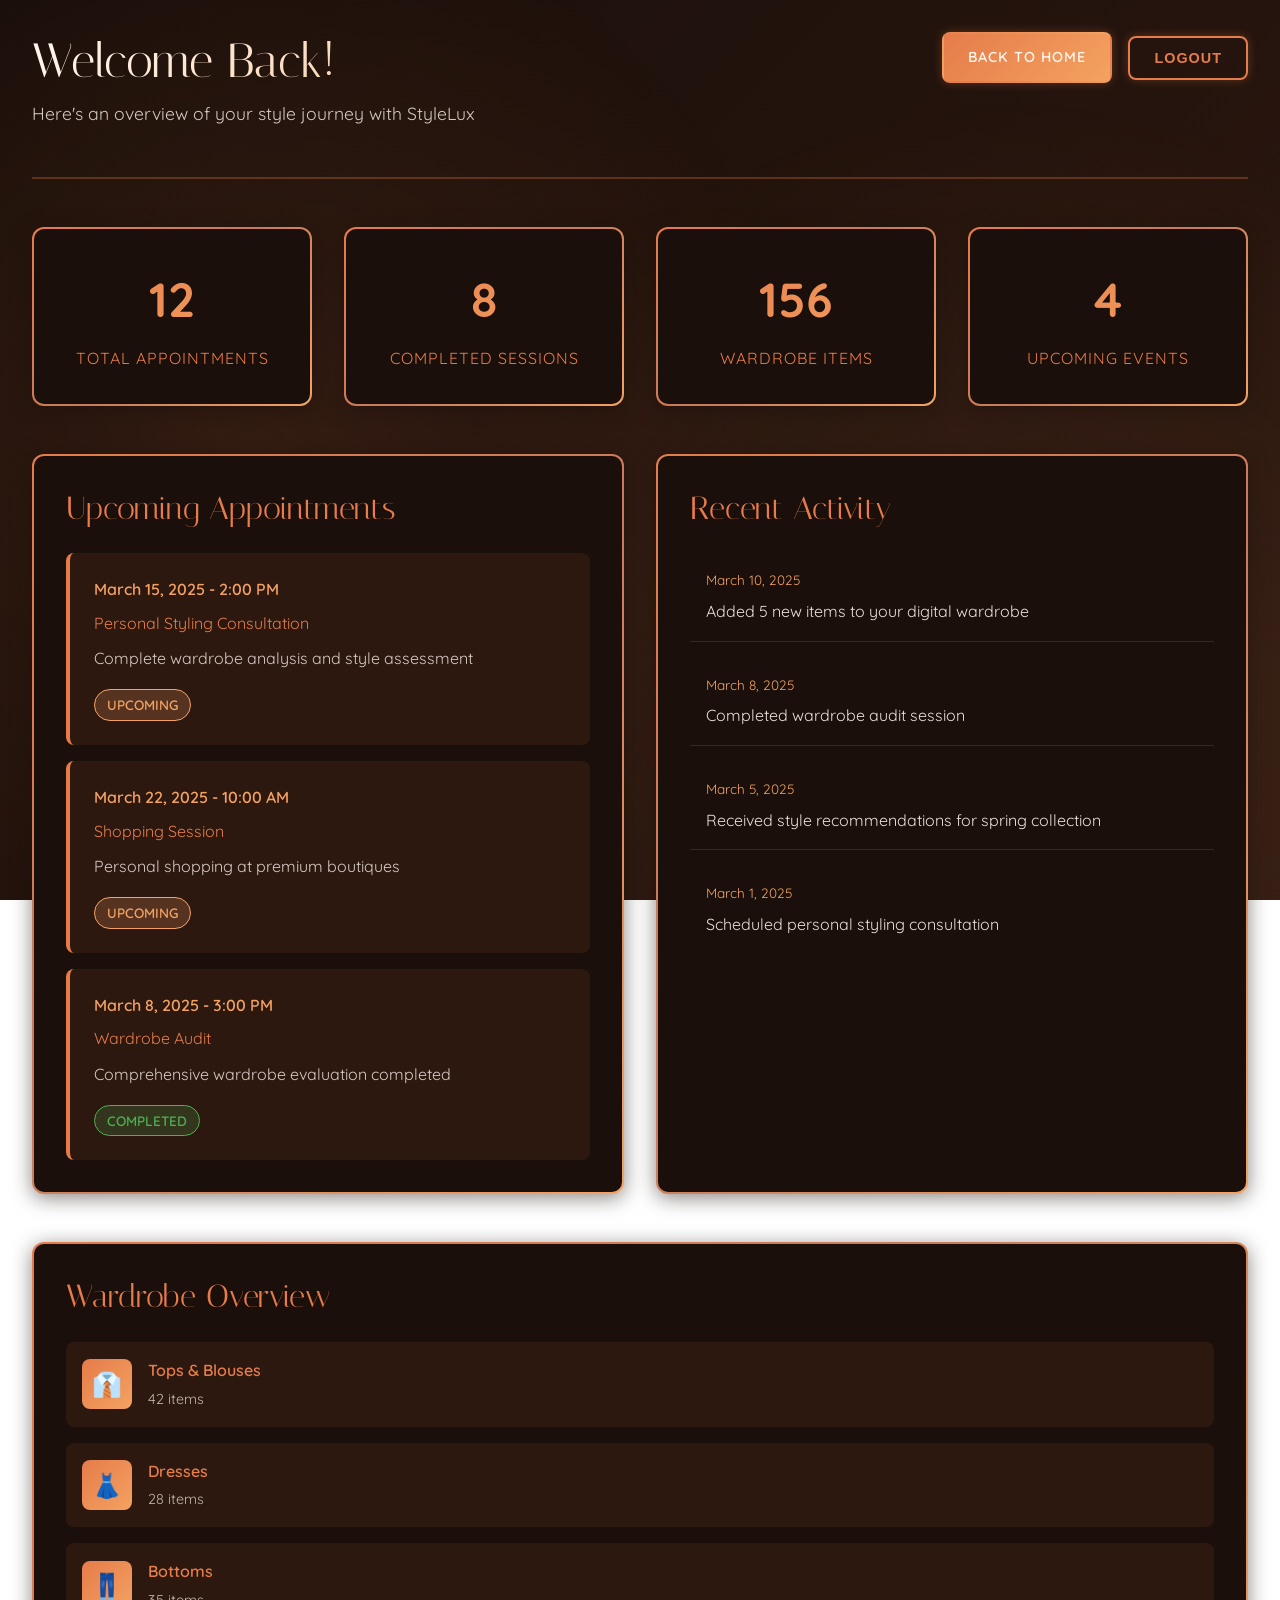
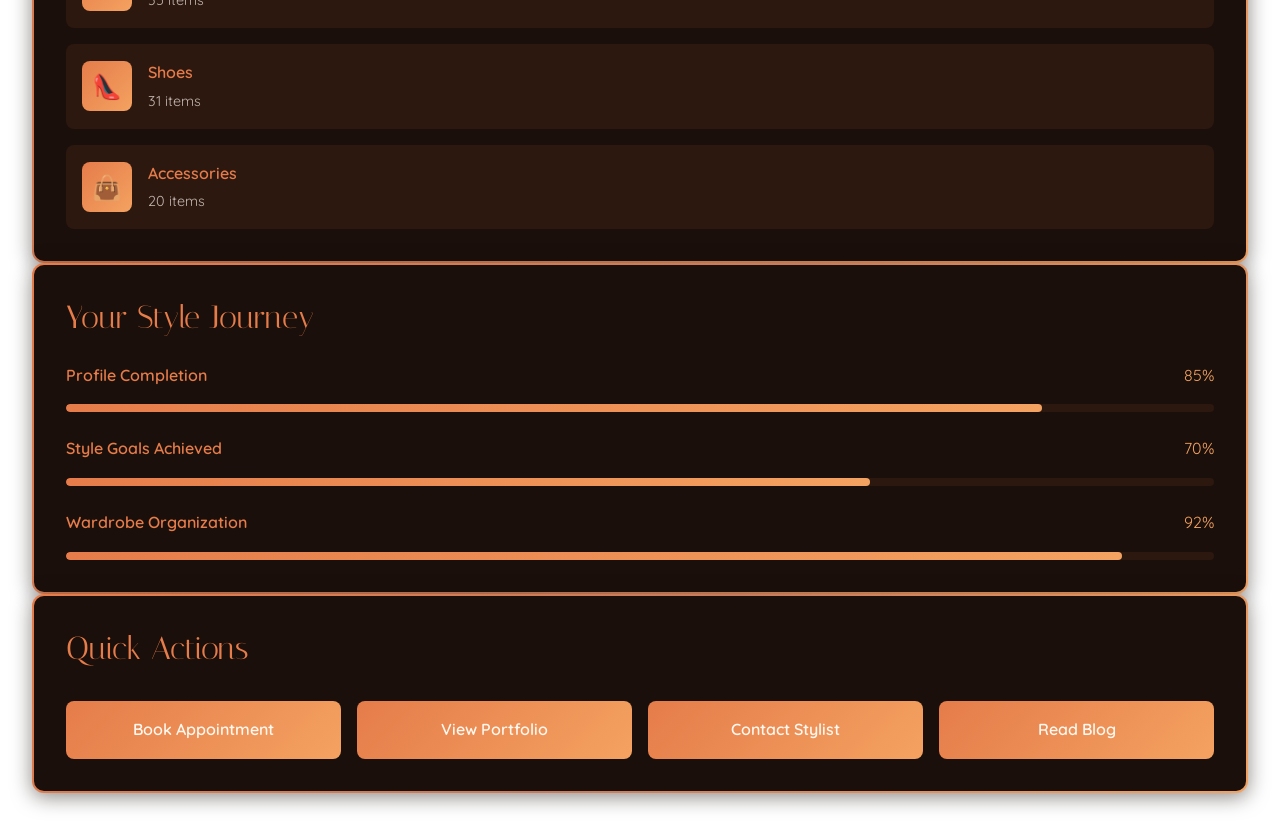
<file: dashboard.html>
<!DOCTYPE html>
<html lang="en">
<head>
    <meta charset="UTF-8">
    <meta name="viewport" content="width=device-width, initial-scale=1.0">
    <meta name="description" content="StyleLux Dashboard - Your personal style management center">
    <title>Dashboard | StyleLux</title>
    <link rel="icon" type="image/svg+xml" href="images/favicon.svg">
    <link rel="preconnect" href="https://fonts.googleapis.com">
    <link rel="preconnect" href="https://fonts.gstatic.com" crossorigin>
    <link href="https://fonts.googleapis.com/css2?family=Italiana&family=Quicksand:wght@300;400;500;600;700&family=Marcellus&display=swap" rel="stylesheet">
    <link rel="stylesheet" href="css/style.css">
    <style>
        .dashboard-container {
            min-height: 100vh;
            padding: 2rem;
            max-width: 1400px;
            margin: 0 auto;
        }

        .dashboard-header {
            margin-bottom: 3rem;
            padding-bottom: 2rem;
            border-bottom: 2px solid rgba(229, 124, 74, 0.3);
            display: flex;
            justify-content: space-between;
            align-items: flex-start;
            flex-wrap: wrap;
            gap: 1rem;
        }

        .dashboard-header-content {
            flex: 1;
        }

        .dashboard-header h1 {
            font-size: 3rem;
            margin-bottom: 0.5rem;
        }

        .dashboard-header p {
            font-size: 1.1rem;
            color: rgba(255, 248, 240, 0.8);
        }

        .dashboard-header-actions {
            display: flex;
            gap: 1rem;
            align-items: center;
            flex-wrap: wrap;
        }

        .logout-btn,
        .home-btn {
            padding: 0.75rem 1.5rem;
            background: transparent;
            border: 2px solid var(--burnt-orange);
            color: var(--burnt-orange);
            border-radius: 8px;
            text-decoration: none;
            font-weight: 600;
            text-transform: uppercase;
            letter-spacing: 1px;
            font-size: 0.9rem;
            cursor: pointer;
            transition: all 0.3s ease;
            box-shadow: 0 0 10px rgba(229, 124, 74, 0.3);
            display: inline-flex;
            align-items: center;
            gap: 0.5rem;
        }

        .logout-btn:hover,
        .home-btn:hover {
            background: linear-gradient(135deg, var(--burnt-orange), var(--golden-amber));
            color: var(--warm-cream);
            transform: translateY(-2px);
            box-shadow: 0 4px 15px rgba(244, 162, 97, 0.5);
        }

        .home-btn {
            background: linear-gradient(135deg, var(--burnt-orange), var(--golden-amber));
            color: var(--warm-cream);
            border: 2px solid transparent;
        }

        .home-btn:hover {
            transform: translateY(-2px);
            box-shadow: 0 6px 20px rgba(244, 162, 97, 0.6);
        }

        .dashboard-stats {
            display: grid;
            grid-template-columns: repeat(auto-fit, minmax(250px, 1fr));
            gap: 2rem;
            margin-bottom: 3rem;
        }

        .stat-card {
            background-color: var(--primary-brown);
            border: 2px solid transparent;
            background-image: 
                linear-gradient(var(--primary-brown), var(--primary-brown)),
                linear-gradient(135deg, var(--burnt-orange), var(--copper-rose), var(--golden-amber));
            background-origin: border-box;
            background-clip: padding-box, border-box;
            padding: 2rem;
            border-radius: 12px;
            text-align: center;
            transition: all 0.4s ease;
            box-shadow: 0 4px 20px rgba(26, 15, 10, 0.5);
        }

        .stat-card:hover {
            transform: translateY(-5px);
            box-shadow: 0 15px 40px rgba(244, 162, 97, 0.4);
        }

        .stat-number {
            font-size: 3rem;
            font-weight: 700;
            background: linear-gradient(135deg, var(--burnt-orange), var(--golden-amber));
            -webkit-background-clip: text;
            -webkit-text-fill-color: transparent;
            background-clip: text;
            margin-bottom: 0.5rem;
        }

        .stat-label {
            color: var(--burnt-orange);
            font-size: 1rem;
            text-transform: uppercase;
            letter-spacing: 1px;
        }

        .dashboard-content {
            display: grid;
            grid-template-columns: repeat(auto-fit, minmax(400px, 1fr));
            gap: 2rem;
            margin-bottom: 3rem;
        }

        .dashboard-section {
            background-color: var(--primary-brown);
            border: 2px solid transparent;
            background-image: 
                linear-gradient(var(--primary-brown), var(--primary-brown)),
                linear-gradient(135deg, var(--burnt-orange), var(--copper-rose), var(--golden-amber));
            background-origin: border-box;
            background-clip: padding-box, border-box;
            padding: 2rem;
            border-radius: 12px;
            box-shadow: 0 4px 20px rgba(26, 15, 10, 0.5);
        }

        .dashboard-section h2 {
            font-size: 2rem;
            margin-bottom: 1.5rem;
            color: var(--burnt-orange);
            text-align: left;
        }

        .activity-item {
            padding: 1rem;
            border-bottom: 1px solid rgba(229, 124, 74, 0.2);
            margin-bottom: 1rem;
        }

        .activity-item:last-child {
            border-bottom: none;
            margin-bottom: 0;
        }

        .activity-date {
            color: var(--golden-amber);
            font-size: 0.85rem;
            margin-bottom: 0.5rem;
        }

        .activity-text {
            color: rgba(255, 248, 240, 0.9);
        }

        .appointment-card {
            background-color: var(--dark-chocolate);
            padding: 1.5rem;
            border-radius: 8px;
            margin-bottom: 1rem;
            border-left: 4px solid var(--burnt-orange);
        }

        .appointment-card:last-child {
            margin-bottom: 0;
        }

        .appointment-date {
            color: var(--golden-amber);
            font-weight: 600;
            margin-bottom: 0.5rem;
        }

        .appointment-service {
            color: var(--burnt-orange);
            margin-bottom: 0.5rem;
        }

        .appointment-status {
            display: inline-block;
            padding: 0.25rem 0.75rem;
            border-radius: 20px;
            font-size: 0.85rem;
            font-weight: 600;
            text-transform: uppercase;
            margin-top: 0.5rem;
        }

        .status-upcoming {
            background-color: rgba(244, 162, 97, 0.2);
            color: var(--golden-amber);
            border: 1px solid var(--golden-amber);
        }

        .status-completed {
            background-color: rgba(76, 175, 80, 0.2);
            color: #4CAF50;
            border: 1px solid #4CAF50;
        }

        .wardrobe-item {
            display: flex;
            align-items: center;
            padding: 1rem;
            background-color: var(--dark-chocolate);
            border-radius: 8px;
            margin-bottom: 1rem;
        }

        .wardrobe-item:last-child {
            margin-bottom: 0;
        }

        .wardrobe-icon {
            width: 50px;
            height: 50px;
            border-radius: 8px;
            background: linear-gradient(135deg, var(--burnt-orange), var(--golden-amber));
            display: flex;
            align-items: center;
            justify-content: center;
            margin-right: 1rem;
            font-size: 1.5rem;
        }

        .wardrobe-info {
            flex: 1;
        }

        .wardrobe-name {
            color: var(--burnt-orange);
            font-weight: 600;
            margin-bottom: 0.25rem;
        }

        .wardrobe-count {
            color: rgba(255, 248, 240, 0.7);
            font-size: 0.9rem;
        }

        .progress-bar {
            width: 100%;
            height: 8px;
            background-color: var(--dark-chocolate);
            border-radius: 4px;
            overflow: hidden;
            margin-top: 1rem;
        }

        .progress-fill {
            height: 100%;
            background: linear-gradient(90deg, var(--burnt-orange), var(--golden-amber));
            border-radius: 4px;
            transition: width 0.3s ease;
        }

        .quick-actions {
            display: grid;
            grid-template-columns: repeat(auto-fit, minmax(200px, 1fr));
            gap: 1rem;
            margin-top: 2rem;
        }

        .action-btn {
            padding: 1rem;
            background: linear-gradient(135deg, var(--burnt-orange), var(--golden-amber));
            color: var(--warm-cream);
            border: none;
            border-radius: 8px;
            text-decoration: none;
            text-align: center;
            font-weight: 600;
            transition: all 0.3s ease;
            display: block;
        }

        .action-btn:hover {
            transform: translateY(-2px);
            box-shadow: 0 6px 20px rgba(244, 162, 97, 0.6);
        }

        @media (max-width: 1024px) {
            .logout-btn,
            .home-btn {
                padding: 0.6rem 1.2rem;
                font-size: 0.85rem;
            }
        }

        @media (max-width: 768px) {
            .dashboard-container {
                padding: 1rem;
            }

            .dashboard-header {
                flex-direction: column;
                align-items: flex-start;
            }

            .dashboard-header h1 {
                font-size: 2rem;
            }

            .dashboard-header-actions {
                width: 100%;
                justify-content: flex-start;
            }

            .logout-btn,
            .home-btn {
                flex: 1;
                min-width: 100px;
                padding: 0.5rem 1rem;
                font-size: 0.8rem;
                justify-content: center;
            }

            .dashboard-content {
                grid-template-columns: 1fr;
            }

            .dashboard-stats {
                grid-template-columns: 1fr;
            }
        }

        @media (max-width: 480px) {
            .logout-btn,
            .home-btn {
                padding: 0.45rem 0.85rem;
                font-size: 0.75rem;
                min-width: 90px;
            }

            .dashboard-header-actions {
                gap: 0.75rem;
            }
        }
    </style>
</head>
<body>
    <!-- Loading Animation -->
    <div class="loader" id="loader">
        <div class="loader-spinner"></div>
    </div>

    <div class="dashboard-container">
        <!-- Dashboard Header -->
        <div class="dashboard-header">
            <div class="dashboard-header-content">
                <h1>Welcome Back!</h1>
                <p>Here's an overview of your style journey with StyleLux</p>
            </div>
            <div class="dashboard-header-actions">
                <a href="index.html" class="home-btn">Back to Home</a>
                <button class="logout-btn" id="logout-btn">Logout</button>
            </div>
        </div>

        <!-- Statistics Cards -->
        <div class="dashboard-stats">
            <div class="stat-card">
                <div class="stat-number">12</div>
                <div class="stat-label">Total Appointments</div>
            </div>
            <div class="stat-card">
                <div class="stat-number">8</div>
                <div class="stat-label">Completed Sessions</div>
            </div>
            <div class="stat-card">
                <div class="stat-number">156</div>
                <div class="stat-label">Wardrobe Items</div>
            </div>
            <div class="stat-card">
                <div class="stat-number">4</div>
                <div class="stat-label">Upcoming Events</div>
            </div>
        </div>

        <!-- Main Content Grid -->
        <div class="dashboard-content">
            <!-- Upcoming Appointments -->
            <div class="dashboard-section">
                <h2>Upcoming Appointments</h2>
                <div class="appointment-card">
                    <div class="appointment-date">March 15, 2025 - 2:00 PM</div>
                    <div class="appointment-service">Personal Styling Consultation</div>
                    <p style="color: rgba(255, 248, 240, 0.8); margin: 0.5rem 0;">Complete wardrobe analysis and style assessment</p>
                    <span class="appointment-status status-upcoming">Upcoming</span>
                </div>
                <div class="appointment-card">
                    <div class="appointment-date">March 22, 2025 - 10:00 AM</div>
                    <div class="appointment-service">Shopping Session</div>
                    <p style="color: rgba(255, 248, 240, 0.8); margin: 0.5rem 0;">Personal shopping at premium boutiques</p>
                    <span class="appointment-status status-upcoming">Upcoming</span>
                </div>
                <div class="appointment-card">
                    <div class="appointment-date">March 8, 2025 - 3:00 PM</div>
                    <div class="appointment-service">Wardrobe Audit</div>
                    <p style="color: rgba(255, 248, 240, 0.8); margin: 0.5rem 0;">Comprehensive wardrobe evaluation completed</p>
                    <span class="appointment-status status-completed">Completed</span>
                </div>
            </div>

            <!-- Recent Activity -->
            <div class="dashboard-section">
                <h2>Recent Activity</h2>
                <div class="activity-item">
                    <div class="activity-date">March 10, 2025</div>
                    <div class="activity-text">Added 5 new items to your digital wardrobe</div>
                </div>
                <div class="activity-item">
                    <div class="activity-date">March 8, 2025</div>
                    <div class="activity-text">Completed wardrobe audit session</div>
                </div>
                <div class="activity-item">
                    <div class="activity-date">March 5, 2025</div>
                    <div class="activity-text">Received style recommendations for spring collection</div>
                </div>
                <div class="activity-item">
                    <div class="activity-date">March 1, 2025</div>
                    <div class="activity-text">Scheduled personal styling consultation</div>
                </div>
            </div>
        </div>

        <!-- Wardrobe Overview -->
        <div class="dashboard-section">
            <h2>Wardrobe Overview</h2>
            <div class="wardrobe-item">
                <div class="wardrobe-icon">👔</div>
                <div class="wardrobe-info">
                    <div class="wardrobe-name">Tops & Blouses</div>
                    <div class="wardrobe-count">42 items</div>
                </div>
            </div>
            <div class="wardrobe-item">
                <div class="wardrobe-icon">👗</div>
                <div class="wardrobe-info">
                    <div class="wardrobe-name">Dresses</div>
                    <div class="wardrobe-count">28 items</div>
                </div>
            </div>
            <div class="wardrobe-item">
                <div class="wardrobe-icon">👖</div>
                <div class="wardrobe-info">
                    <div class="wardrobe-name">Bottoms</div>
                    <div class="wardrobe-count">35 items</div>
                </div>
            </div>
            <div class="wardrobe-item">
                <div class="wardrobe-icon">👠</div>
                <div class="wardrobe-info">
                    <div class="wardrobe-name">Shoes</div>
                    <div class="wardrobe-count">31 items</div>
                </div>
            </div>
            <div class="wardrobe-item">
                <div class="wardrobe-icon">👜</div>
                <div class="wardrobe-info">
                    <div class="wardrobe-name">Accessories</div>
                    <div class="wardrobe-count">20 items</div>
                </div>
            </div>
        </div>

        <!-- Style Progress -->
        <div class="dashboard-section">
            <h2>Your Style Journey</h2>
            <div style="margin-bottom: 1.5rem;">
                <div style="display: flex; justify-content: space-between; margin-bottom: 0.5rem;">
                    <span style="color: var(--burnt-orange); font-weight: 600;">Profile Completion</span>
                    <span style="color: var(--golden-amber);">85%</span>
                </div>
                <div class="progress-bar">
                    <div class="progress-fill" style="width: 85%;"></div>
                </div>
            </div>
            <div style="margin-bottom: 1.5rem;">
                <div style="display: flex; justify-content: space-between; margin-bottom: 0.5rem;">
                    <span style="color: var(--burnt-orange); font-weight: 600;">Style Goals Achieved</span>
                    <span style="color: var(--golden-amber);">70%</span>
                </div>
                <div class="progress-bar">
                    <div class="progress-fill" style="width: 70%;"></div>
                </div>
            </div>
            <div>
                <div style="display: flex; justify-content: space-between; margin-bottom: 0.5rem;">
                    <span style="color: var(--burnt-orange); font-weight: 600;">Wardrobe Organization</span>
                    <span style="color: var(--golden-amber);">92%</span>
                </div>
                <div class="progress-bar">
                    <div class="progress-fill" style="width: 92%;"></div>
                </div>
            </div>
        </div>

        <!-- Quick Actions -->
        <div class="dashboard-section">
            <h2>Quick Actions</h2>
            <div class="quick-actions">
                <a href="services.html" class="action-btn">Book Appointment</a>
                <a href="portfolio.html" class="action-btn">View Portfolio</a>
                <a href="contact.html" class="action-btn">Contact Stylist</a>
                <a href="blog.html" class="action-btn">Read Blog</a>
            </div>
        </div>
    </div>

    <script src="js/main.js"></script>
    <script>
        // Logout functionality
        document.getElementById('logout-btn').addEventListener('click', function() {
            // Clear any stored session data (if using localStorage/sessionStorage)
            if (typeof(Storage) !== "undefined") {
                localStorage.removeItem('user');
                sessionStorage.removeItem('user');
            }
            
            // Redirect to home page
            window.location.href = 'index.html';
        });
    </script>
</body>
</html>
</file>
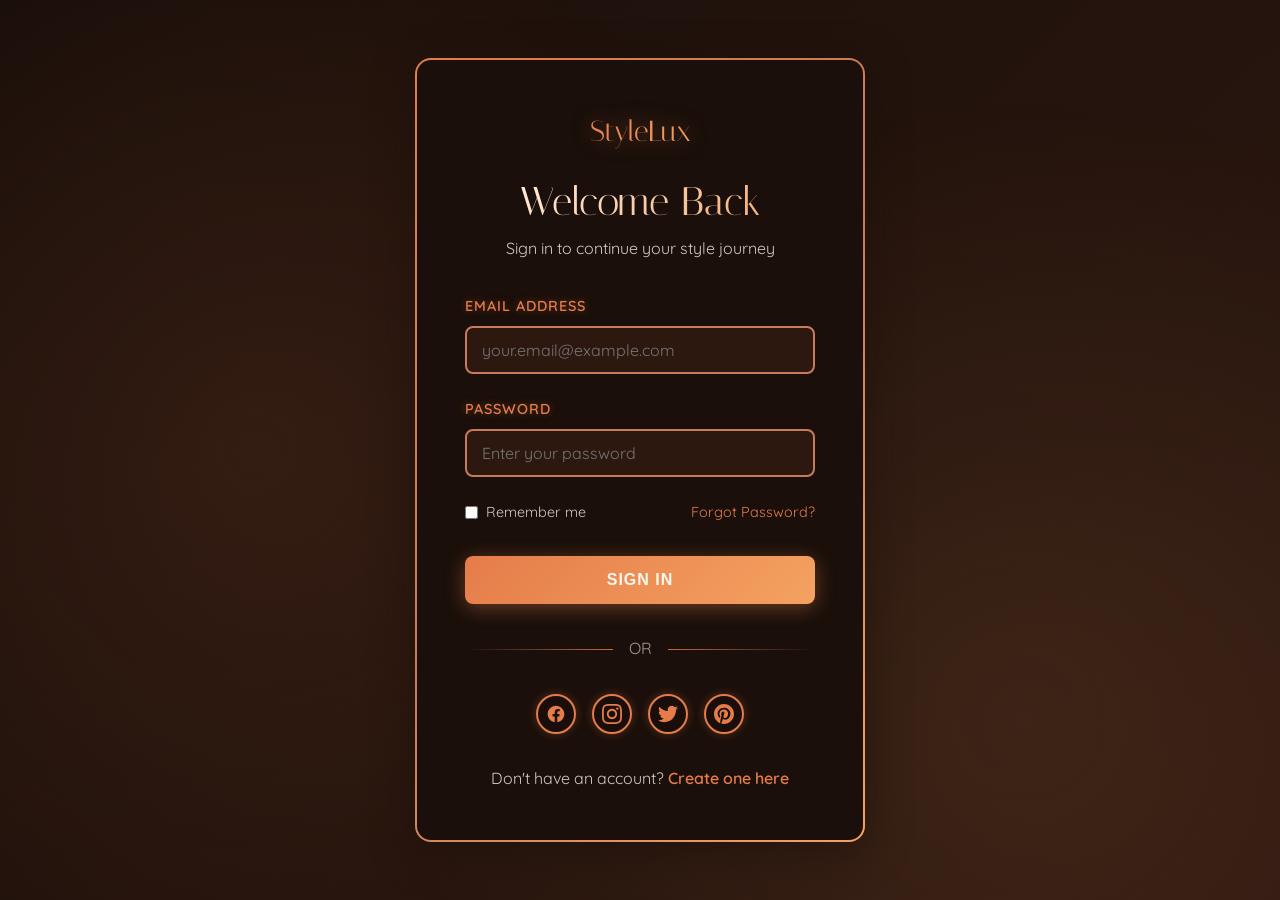
<file: login.html>
<!DOCTYPE html>
<html lang="en">
<head>
    <meta charset="UTF-8">
    <meta name="viewport" content="width=device-width, initial-scale=1.0">
    <meta name="description" content="Login to your StyleLux account">
    <title>Login | StyleLux</title>
    <link rel="icon" type="image/svg+xml" href="images/favicon.svg">
    <link rel="preconnect" href="https://fonts.googleapis.com">
    <link rel="preconnect" href="https://fonts.gstatic.com" crossorigin>
    <link href="https://fonts.googleapis.com/css2?family=Italiana&family=Quicksand:wght@300;400;500;600;700&family=Marcellus&display=swap" rel="stylesheet">
    <link rel="stylesheet" href="css/style.css">
    <style>
        .auth-container {
            min-height: 100vh;
            display: flex;
            align-items: center;
            justify-content: center;
            padding: 2rem;
            position: relative;
        }

        .auth-logo {
            display: inline-block;
            font-family: var(--font-heading);
            font-size: 1.8rem;
            font-weight: 400;
            background: linear-gradient(135deg, var(--burnt-orange), var(--golden-amber));
            -webkit-background-clip: text;
            -webkit-text-fill-color: transparent;
            background-clip: text;
            text-decoration: none;
            transition: all 0.3s ease;
            filter: drop-shadow(0 0 10px rgba(229, 124, 74, 0.5));
            margin-bottom: 1.5rem;
            text-align: center;
        }

        .auth-logo:hover {
            filter: drop-shadow(0 0 15px rgba(244, 162, 97, 0.8));
            transform: scale(1.05);
        }

        .auth-card {
            background-color: var(--primary-brown);
            border: 2px solid transparent;
            background-image: 
                linear-gradient(var(--primary-brown), var(--primary-brown)),
                linear-gradient(135deg, var(--burnt-orange), var(--copper-rose), var(--golden-amber));
            background-origin: border-box;
            background-clip: padding-box, border-box;
            padding: 3rem;
            border-radius: 16px;
            max-width: 450px;
            width: 100%;
            box-shadow: 0 10px 40px rgba(26, 15, 10, 0.6);
            position: relative;
            z-index: 1;
            text-align: center;
        }

        .auth-card h1 {
            font-size: 2.5rem;
            margin-bottom: 0.5rem;
            text-align: center;
        }

        .auth-card p {
            text-align: center;
            color: rgba(255, 248, 240, 0.8);
            margin-bottom: 2rem;
        }

        .auth-form {
            margin-top: 2rem;
            text-align: left;
        }

        .form-group {
            margin-bottom: 1.5rem;
        }

        .form-group label {
            display: block;
            margin-bottom: 0.5rem;
            color: var(--burnt-orange);
            font-weight: 600;
            text-transform: uppercase;
            letter-spacing: 1px;
            font-size: 0.9rem;
            text-shadow: 0 0 8px rgba(229, 124, 74, 0.4);
        }

        .form-group input {
            width: 100%;
            padding: 12px 15px;
            background-color: var(--dark-chocolate);
            border: 2px solid var(--copper-rose);
            color: var(--warm-cream);
            font-family: var(--font-body);
            font-size: 1rem;
            border-radius: 8px;
            transition: all 0.3s ease;
        }

        .form-group input:focus {
            outline: none;
            border-color: var(--burnt-orange);
            box-shadow: 0 0 15px rgba(229, 124, 74, 0.5);
            background-color: var(--primary-brown);
        }

        .form-options {
            display: flex;
            justify-content: space-between;
            align-items: center;
            margin-bottom: 2rem;
            flex-wrap: wrap;
            gap: 1rem;
        }

        .remember-me {
            display: flex;
            align-items: center;
            gap: 0.5rem;
        }

        .remember-me input[type="checkbox"] {
            width: auto;
            margin: 0;
        }

        .remember-me label {
            color: rgba(255, 248, 240, 0.8);
            text-transform: none;
            font-weight: 400;
            font-size: 0.9rem;
            margin: 0;
            text-shadow: none;
        }

        .forgot-password {
            color: var(--burnt-orange);
            text-decoration: none;
            font-size: 0.9rem;
            transition: all 0.3s ease;
        }

        .forgot-password:hover {
            color: var(--golden-amber);
            text-shadow: 0 0 8px rgba(244, 162, 97, 0.6);
        }

        .auth-submit {
            width: 100%;
            padding: 15px;
            background: linear-gradient(135deg, var(--burnt-orange), var(--golden-amber));
            color: var(--warm-cream);
            border: none;
            border-radius: 8px;
            font-size: 1rem;
            font-weight: 600;
            text-transform: uppercase;
            letter-spacing: 1px;
            cursor: pointer;
            transition: all 0.3s ease;
            box-shadow: 0 4px 20px rgba(229, 124, 74, 0.4);
        }

        .auth-submit:hover {
            transform: translateY(-2px);
            box-shadow: 0 6px 30px rgba(244, 162, 97, 0.6);
        }

        .auth-divider {
            text-align: center;
            margin: 2rem 0;
            position: relative;
            color: rgba(255, 248, 240, 0.6);
        }

        .auth-divider::before {
            content: '';
            position: absolute;
            top: 50%;
            left: 0;
            right: 0;
            height: 1px;
            background: linear-gradient(90deg, transparent, var(--burnt-orange), transparent);
        }

        .auth-divider span {
            background-color: var(--primary-brown);
            padding: 0 1rem;
            position: relative;
        }

        .auth-link {
            text-align: center;
            margin-top: 1.5rem;
            color: rgba(255, 248, 240, 0.8);
        }

        .auth-link a {
            color: var(--burnt-orange);
            text-decoration: none;
            font-weight: 600;
            transition: all 0.3s ease;
        }

        .auth-link a:hover {
            color: var(--golden-amber);
            text-shadow: 0 0 8px rgba(244, 162, 97, 0.6);
        }

        @media (max-width: 768px) {
            .auth-logo {
                font-size: 1.5rem;
            }

            .auth-card {
                padding: 2rem 1.5rem;
            }

            .auth-card h1 {
                font-size: 2rem;
            }

            .form-options {
                flex-direction: column;
                align-items: flex-start;
            }
        }
    </style>
</head>
<body>
    <!-- Loading Animation -->
    <div class="loader" id="loader">
        <div class="loader-spinner"></div>
    </div>

    <div class="auth-container">
        <div class="auth-card">
            <a href="index.html" class="auth-logo">StyleLux</a>
            <h1>Welcome Back</h1>
            <p>Sign in to continue your style journey</p>

            <form class="auth-form" id="login-form">
                <div class="form-group">
                    <label for="email">Email Address</label>
                    <input type="email" id="email" name="email" placeholder="your.email@example.com" required>
                </div>

                <div class="form-group">
                    <label for="password">Password</label>
                    <input type="password" id="password" name="password" placeholder="Enter your password" required>
                </div>

                <div class="form-options">
                    <div class="remember-me">
                        <input type="checkbox" id="remember" name="remember">
                        <label for="remember">Remember me</label>
                    </div>
                    <a href="#" class="forgot-password">Forgot Password?</a>
                </div>

                <button type="submit" class="auth-submit">Sign In</button>
            </form>

            <div class="auth-divider">
                <span>OR</span>
            </div>

            <div class="social-icons" style="justify-content: center; margin: 2rem 0;">
                <a href="https://facebook.com" target="_blank" rel="noopener noreferrer" aria-label="Facebook">
                    <svg width="24" height="24" viewBox="0 0 24 24" fill="none" xmlns="http://www.w3.org/2000/svg">
                        <path d="M12 2C6.477 2 2 6.477 2 12c0 4.991 3.657 9.128 8.438 9.878v-6.987h-2.54V12h2.54V9.797c0-2.506 1.492-3.89 3.777-3.89 1.094 0 2.238.195 2.238.195v2.46h-1.26c-1.243 0-1.63.771-1.63 1.562V12h2.773l-.443 2.89h-2.33v6.988C18.343 21.128 22 16.991 22 12c0-5.523-4.477-10-10-10z" fill="currentColor"/>
                    </svg>
                </a>
                <a href="https://instagram.com" target="_blank" rel="noopener noreferrer" aria-label="Instagram">
                    <svg width="24" height="24" viewBox="0 0 24 24" fill="none" xmlns="http://www.w3.org/2000/svg">
                        <path d="M12 2.163c3.204 0 3.584.012 4.85.07 3.252.148 4.771 1.691 4.919 4.919.058 1.265.069 1.645.069 4.849 0 3.205-.012 3.584-.069 4.849-.149 3.225-1.664 4.771-4.919 4.919-1.266.058-1.644.07-4.85.07-3.204 0-3.584-.012-4.849-.07-3.26-.149-4.771-1.699-4.919-4.92-.058-1.265-.07-1.644-.07-4.849 0-3.204.013-3.583.07-4.849.149-3.227 1.664-4.771 4.919-4.919 1.266-.057 1.645-.069 4.849-.069zm0-2.163c-3.259 0-3.667.014-4.947.072-4.358.2-6.78 2.618-6.98 6.98-.059 1.281-.073 1.689-.073 4.948 0 3.259.014 3.668.072 4.948.2 4.358 2.618 6.78 6.98 6.98 1.281.058 1.689.072 4.948.072 3.259 0 3.668-.014 4.948-.072 4.354-.2 6.782-2.618 6.979-6.98.059-1.28.073-1.689.073-4.948 0-3.259-.014-3.667-.072-4.947-.196-4.354-2.617-6.78-6.979-6.98-1.281-.059-1.69-.073-4.949-.073zm0 5.838c-3.403 0-6.162 2.759-6.162 6.162s2.759 6.163 6.162 6.163 6.162-2.759 6.162-6.163c0-3.403-2.759-6.162-6.162-6.162zm0 10.162c-2.209 0-4-1.79-4-4 0-2.209 1.791-4 4-4s4 1.791 4 4c0 2.21-1.791 4-4 4zm6.406-11.845c-.796 0-1.441.645-1.441 1.44s.645 1.44 1.441 1.44c.795 0 1.439-.645 1.439-1.44s-.644-1.44-1.439-1.44z" fill="currentColor"/>
                    </svg>
                </a>
                <a href="https://twitter.com" target="_blank" rel="noopener noreferrer" aria-label="Twitter">
                    <svg width="24" height="24" viewBox="0 0 24 24" fill="none" xmlns="http://www.w3.org/2000/svg">
                        <path d="M23.953 4.57a10 10 0 01-2.825.775 4.958 4.958 0 002.163-2.723c-.951.555-2.005.959-3.127 1.184a4.92 4.92 0 00-8.384 4.482C7.69 8.095 4.067 6.13 1.64 3.162a4.822 4.822 0 00-.666 2.475c0 1.71.87 3.213 2.188 4.096a4.904 4.904 0 01-2.228-.616v.06a4.923 4.923 0 003.946 4.827 4.996 4.996 0 01-2.212.085 4.936 4.936 0 004.604 3.417 9.867 9.867 0 01-6.102 2.105c-.39 0-.779-.023-1.17-.067a13.995 13.995 0 007.557 2.209c9.053 0 13.998-7.496 13.998-13.985 0-.21 0-.42-.015-.63A9.935 9.935 0 0024 4.59z" fill="currentColor"/>
                    </svg>
                </a>
                <a href="https://pinterest.com" target="_blank" rel="noopener noreferrer" aria-label="Pinterest">
                    <svg width="24" height="24" viewBox="0 0 24 24" fill="none" xmlns="http://www.w3.org/2000/svg">
                        <path d="M12 0C5.373 0 0 5.372 0 12c0 5.084 3.163 9.426 7.627 11.174-.105-.949-.2-2.405.042-3.441.219-.937 1.407-5.965 1.407-5.965s-.359-.72-.359-1.781c0-1.663.967-2.911 2.168-2.911 1.024 0 1.518.769 1.518 1.688 0 1.029-.653 2.567-.992 3.992-.285 1.193.6 2.165 1.775 2.165 2.128 0 3.768-2.245 3.768-5.487 0-2.861-2.063-4.869-5.008-4.869-3.41 0-5.409 2.562-5.409 5.199 0 1.033.394 2.143.889 2.741.099.12.112.225.085.345-.09.375-.293 1.199-.334 1.363-.053.225-.172.271-.395.165-1.495-.69-2.433-2.878-2.433-4.646 0-3.776 2.748-7.252 7.92-7.252 4.158 0 7.392 2.967 7.392 6.923 0 4.135-2.607 7.462-6.233 7.462-1.214 0-2.357-.629-2.75-1.378l-.748 2.853c-.271 1.043-1.002 2.35-1.492 3.146C9.57 23.812 10.763 24.009 12 24c6.624 0 12-5.373 12-12 0-6.628-5.373-12-12-12z" fill="currentColor"/>
                    </svg>
                </a>
            </div>

            <div class="auth-link">
                Don't have an account? <a href="register.html">Create one here</a>
            </div>
        </div>
    </div>

    <script src="js/main.js"></script>
    <script>
        // Login form handling
        document.getElementById('login-form').addEventListener('submit', function(e) {
            e.preventDefault();
            
            const email = document.getElementById('email').value;
            const password = document.getElementById('password').value;

            // Basic validation
            if (!email || !password) {
                alert('Please fill in all fields.');
                return;
            }

            // Simulate login - in a real app, this would make an API call
            alert('Login successful! Redirecting to dashboard...');
            window.location.href = 'dashboard.html';
        });
    </script>
</body>
</html>
</file>
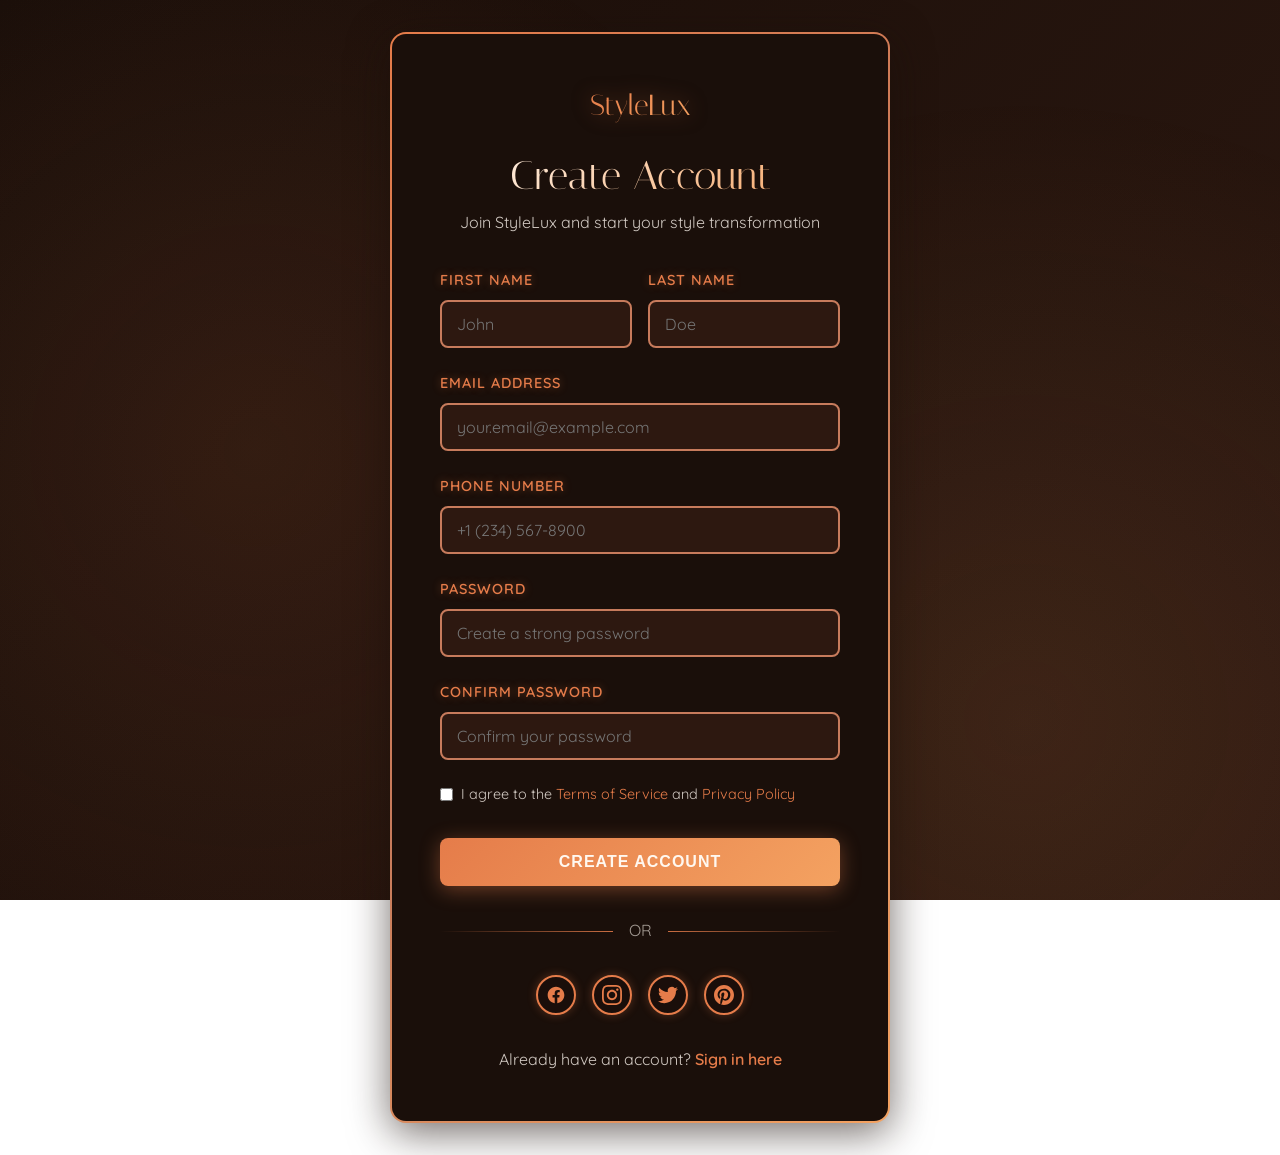
<file: register.html>
<!DOCTYPE html>
<html lang="en">
<head>
    <meta charset="UTF-8">
    <meta name="viewport" content="width=device-width, initial-scale=1.0">
    <meta name="description" content="Create your StyleLux account">
    <title>Register | StyleLux</title>
    <link rel="icon" type="image/svg+xml" href="images/favicon.svg">
    <link rel="preconnect" href="https://fonts.googleapis.com">
    <link rel="preconnect" href="https://fonts.gstatic.com" crossorigin>
    <link href="https://fonts.googleapis.com/css2?family=Italiana&family=Quicksand:wght@300;400;500;600;700&family=Marcellus&display=swap" rel="stylesheet">
    <link rel="stylesheet" href="css/style.css">
    <style>
        .auth-container {
            min-height: 100vh;
            display: flex;
            align-items: center;
            justify-content: center;
            padding: 2rem;
            position: relative;
        }

        .auth-logo {
            display: inline-block;
            font-family: var(--font-heading);
            font-size: 1.8rem;
            font-weight: 400;
            background: linear-gradient(135deg, var(--burnt-orange), var(--golden-amber));
            -webkit-background-clip: text;
            -webkit-text-fill-color: transparent;
            background-clip: text;
            text-decoration: none;
            transition: all 0.3s ease;
            filter: drop-shadow(0 0 10px rgba(229, 124, 74, 0.5));
            margin-bottom: 1.5rem;
            text-align: center;
        }

        .auth-logo:hover {
            filter: drop-shadow(0 0 15px rgba(244, 162, 97, 0.8));
            transform: scale(1.05);
        }

        .auth-card {
            background-color: var(--primary-brown);
            border: 2px solid transparent;
            background-image: 
                linear-gradient(var(--primary-brown), var(--primary-brown)),
                linear-gradient(135deg, var(--burnt-orange), var(--copper-rose), var(--golden-amber));
            background-origin: border-box;
            background-clip: padding-box, border-box;
            padding: 3rem;
            border-radius: 16px;
            max-width: 500px;
            width: 100%;
            box-shadow: 0 10px 40px rgba(26, 15, 10, 0.6);
            position: relative;
            z-index: 1;
            text-align: center;
        }

        .auth-card h1 {
            font-size: 2.5rem;
            margin-bottom: 0.5rem;
            text-align: center;
        }

        .auth-card p {
            text-align: center;
            color: rgba(255, 248, 240, 0.8);
            margin-bottom: 2rem;
        }

        .auth-form {
            margin-top: 2rem;
            text-align: left;
        }

        .form-group {
            margin-bottom: 1.5rem;
        }

        .form-group label {
            display: block;
            margin-bottom: 0.5rem;
            color: var(--burnt-orange);
            font-weight: 600;
            text-transform: uppercase;
            letter-spacing: 1px;
            font-size: 0.9rem;
            text-shadow: 0 0 8px rgba(229, 124, 74, 0.4);
        }

        .form-group input {
            width: 100%;
            padding: 12px 15px;
            background-color: var(--dark-chocolate);
            border: 2px solid var(--copper-rose);
            color: var(--warm-cream);
            font-family: var(--font-body);
            font-size: 1rem;
            border-radius: 8px;
            transition: all 0.3s ease;
        }

        .form-group input:focus {
            outline: none;
            border-color: var(--burnt-orange);
            box-shadow: 0 0 15px rgba(229, 124, 74, 0.5);
            background-color: var(--primary-brown);
        }

        .form-row {
            display: grid;
            grid-template-columns: 1fr 1fr;
            gap: 1rem;
        }

        .terms-checkbox {
            display: flex;
            align-items: flex-start;
            gap: 0.5rem;
            margin-bottom: 2rem;
        }

        .terms-checkbox input[type="checkbox"] {
            width: auto;
            margin-top: 0.25rem;
        }

        .terms-checkbox label {
            color: rgba(255, 248, 240, 0.8);
            text-transform: none;
            font-weight: 400;
            font-size: 0.9rem;
            margin: 0;
            text-shadow: none;
            line-height: 1.5;
        }

        .terms-checkbox a {
            color: var(--burnt-orange);
            text-decoration: none;
            transition: all 0.3s ease;
        }

        .terms-checkbox a:hover {
            color: var(--golden-amber);
            text-shadow: 0 0 8px rgba(244, 162, 97, 0.6);
        }

        .auth-submit {
            width: 100%;
            padding: 15px;
            background: linear-gradient(135deg, var(--burnt-orange), var(--golden-amber));
            color: var(--warm-cream);
            border: none;
            border-radius: 8px;
            font-size: 1rem;
            font-weight: 600;
            text-transform: uppercase;
            letter-spacing: 1px;
            cursor: pointer;
            transition: all 0.3s ease;
            box-shadow: 0 4px 20px rgba(229, 124, 74, 0.4);
        }

        .auth-submit:hover {
            transform: translateY(-2px);
            box-shadow: 0 6px 30px rgba(244, 162, 97, 0.6);
        }

        .auth-divider {
            text-align: center;
            margin: 2rem 0;
            position: relative;
            color: rgba(255, 248, 240, 0.6);
        }

        .auth-divider::before {
            content: '';
            position: absolute;
            top: 50%;
            left: 0;
            right: 0;
            height: 1px;
            background: linear-gradient(90deg, transparent, var(--burnt-orange), transparent);
        }

        .auth-divider span {
            background-color: var(--primary-brown);
            padding: 0 1rem;
            position: relative;
        }

        .auth-link {
            text-align: center;
            margin-top: 1.5rem;
            color: rgba(255, 248, 240, 0.8);
        }

        .auth-link a {
            color: var(--burnt-orange);
            text-decoration: none;
            font-weight: 600;
            transition: all 0.3s ease;
        }

        .auth-link a:hover {
            color: var(--golden-amber);
            text-shadow: 0 0 8px rgba(244, 162, 97, 0.6);
        }

        @media (max-width: 768px) {
            .auth-logo {
                font-size: 1.5rem;
            }

            .auth-card {
                padding: 2rem 1.5rem;
            }

            .auth-card h1 {
                font-size: 2rem;
            }

            .form-row {
                grid-template-columns: 1fr;
            }
        }
    </style>
</head>
<body>
    <!-- Loading Animation -->
    <div class="loader" id="loader">
        <div class="loader-spinner"></div>
    </div>

    <div class="auth-container">
        <div class="auth-card">
            <a href="index.html" class="auth-logo">StyleLux</a>
            <h1>Create Account</h1>
            <p>Join StyleLux and start your style transformation</p>

            <form class="auth-form" id="register-form">
                <div class="form-row">
                    <div class="form-group">
                        <label for="firstName">First Name</label>
                        <input type="text" id="firstName" name="firstName" placeholder="John" required>
                    </div>
                    <div class="form-group">
                        <label for="lastName">Last Name</label>
                        <input type="text" id="lastName" name="lastName" placeholder="Doe" required>
                    </div>
                </div>

                <div class="form-group">
                    <label for="email">Email Address</label>
                    <input type="email" id="email" name="email" placeholder="your.email@example.com" required>
                </div>

                <div class="form-group">
                    <label for="phone">Phone Number</label>
                    <input type="tel" id="phone" name="phone" placeholder="+1 (234) 567-8900">
                </div>

                <div class="form-group">
                    <label for="password">Password</label>
                    <input type="password" id="password" name="password" placeholder="Create a strong password" required>
                </div>

                <div class="form-group">
                    <label for="confirmPassword">Confirm Password</label>
                    <input type="password" id="confirmPassword" name="confirmPassword" placeholder="Confirm your password" required>
                </div>

                <div class="terms-checkbox">
                    <input type="checkbox" id="terms" name="terms" required>
                    <label for="terms">I agree to the <a href="#">Terms of Service</a> and <a href="#">Privacy Policy</a></label>
                </div>

                <button type="submit" class="auth-submit">Create Account</button>
            </form>

            <div class="auth-divider">
                <span>OR</span>
            </div>

            <div class="social-icons" style="justify-content: center; margin: 2rem 0;">
                <a href="https://facebook.com" target="_blank" rel="noopener noreferrer" aria-label="Facebook">
                    <svg width="24" height="24" viewBox="0 0 24 24" fill="none" xmlns="http://www.w3.org/2000/svg">
                        <path d="M12 2C6.477 2 2 6.477 2 12c0 4.991 3.657 9.128 8.438 9.878v-6.987h-2.54V12h2.54V9.797c0-2.506 1.492-3.89 3.777-3.89 1.094 0 2.238.195 2.238.195v2.46h-1.26c-1.243 0-1.63.771-1.63 1.562V12h2.773l-.443 2.89h-2.33v6.988C18.343 21.128 22 16.991 22 12c0-5.523-4.477-10-10-10z" fill="currentColor"/>
                    </svg>
                </a>
                <a href="https://instagram.com" target="_blank" rel="noopener noreferrer" aria-label="Instagram">
                    <svg width="24" height="24" viewBox="0 0 24 24" fill="none" xmlns="http://www.w3.org/2000/svg">
                        <path d="M12 2.163c3.204 0 3.584.012 4.85.07 3.252.148 4.771 1.691 4.919 4.919.058 1.265.069 1.645.069 4.849 0 3.205-.012 3.584-.069 4.849-.149 3.225-1.664 4.771-4.919 4.919-1.266.058-1.644.07-4.85.07-3.204 0-3.584-.012-4.849-.07-3.26-.149-4.771-1.699-4.919-4.92-.058-1.265-.07-1.644-.07-4.849 0-3.204.013-3.583.07-4.849.149-3.227 1.664-4.771 4.919-4.919 1.266-.057 1.645-.069 4.849-.069zm0-2.163c-3.259 0-3.667.014-4.947.072-4.358.2-6.78 2.618-6.98 6.98-.059 1.281-.073 1.689-.073 4.948 0 3.259.014 3.668.072 4.948.2 4.358 2.618 6.78 6.98 6.98 1.281.058 1.689.072 4.948.072 3.259 0 3.668-.014 4.948-.072 4.354-.2 6.782-2.618 6.979-6.98.059-1.28.073-1.689.073-4.948 0-3.259-.014-3.667-.072-4.947-.196-4.354-2.617-6.78-6.979-6.98-1.281-.059-1.69-.073-4.949-.073zm0 5.838c-3.403 0-6.162 2.759-6.162 6.162s2.759 6.163 6.162 6.163 6.162-2.759 6.162-6.163c0-3.403-2.759-6.162-6.162-6.162zm0 10.162c-2.209 0-4-1.79-4-4 0-2.209 1.791-4 4-4s4 1.791 4 4c0 2.21-1.791 4-4 4zm6.406-11.845c-.796 0-1.441.645-1.441 1.44s.645 1.44 1.441 1.44c.795 0 1.439-.645 1.439-1.44s-.644-1.44-1.439-1.44z" fill="currentColor"/>
                    </svg>
                </a>
                <a href="https://twitter.com" target="_blank" rel="noopener noreferrer" aria-label="Twitter">
                    <svg width="24" height="24" viewBox="0 0 24 24" fill="none" xmlns="http://www.w3.org/2000/svg">
                        <path d="M23.953 4.57a10 10 0 01-2.825.775 4.958 4.958 0 002.163-2.723c-.951.555-2.005.959-3.127 1.184a4.92 4.92 0 00-8.384 4.482C7.69 8.095 4.067 6.13 1.64 3.162a4.822 4.822 0 00-.666 2.475c0 1.71.87 3.213 2.188 4.096a4.904 4.904 0 01-2.228-.616v.06a4.923 4.923 0 003.946 4.827 4.996 4.996 0 01-2.212.085 4.936 4.936 0 004.604 3.417 9.867 9.867 0 01-6.102 2.105c-.39 0-.779-.023-1.17-.067a13.995 13.995 0 007.557 2.209c9.053 0 13.998-7.496 13.998-13.985 0-.21 0-.42-.015-.63A9.935 9.935 0 0024 4.59z" fill="currentColor"/>
                    </svg>
                </a>
                <a href="https://pinterest.com" target="_blank" rel="noopener noreferrer" aria-label="Pinterest">
                    <svg width="24" height="24" viewBox="0 0 24 24" fill="none" xmlns="http://www.w3.org/2000/svg">
                        <path d="M12 0C5.373 0 0 5.372 0 12c0 5.084 3.163 9.426 7.627 11.174-.105-.949-.2-2.405.042-3.441.219-.937 1.407-5.965 1.407-5.965s-.359-.72-.359-1.781c0-1.663.967-2.911 2.168-2.911 1.024 0 1.518.769 1.518 1.688 0 1.029-.653 2.567-.992 3.992-.285 1.193.6 2.165 1.775 2.165 2.128 0 3.768-2.245 3.768-5.487 0-2.861-2.063-4.869-5.008-4.869-3.41 0-5.409 2.562-5.409 5.199 0 1.033.394 2.143.889 2.741.099.12.112.225.085.345-.09.375-.293 1.199-.334 1.363-.053.225-.172.271-.395.165-1.495-.69-2.433-2.878-2.433-4.646 0-3.776 2.748-7.252 7.92-7.252 4.158 0 7.392 2.967 7.392 6.923 0 4.135-2.607 7.462-6.233 7.462-1.214 0-2.357-.629-2.75-1.378l-.748 2.853c-.271 1.043-1.002 2.35-1.492 3.146C9.57 23.812 10.763 24.009 12 24c6.624 0 12-5.373 12-12 0-6.628-5.373-12-12-12z" fill="currentColor"/>
                    </svg>
                </a>
            </div>

            <div class="auth-link">
                Already have an account? <a href="login.html">Sign in here</a>
            </div>
        </div>
    </div>

    <script src="js/main.js"></script>
    <script>
        // Register form handling
        document.getElementById('register-form').addEventListener('submit', function(e) {
            e.preventDefault();
            
            const firstName = document.getElementById('firstName').value;
            const lastName = document.getElementById('lastName').value;
            const email = document.getElementById('email').value;
            const phone = document.getElementById('phone').value;
            const password = document.getElementById('password').value;
            const confirmPassword = document.getElementById('confirmPassword').value;
            const terms = document.getElementById('terms').checked;

            // Basic validation
            if (!firstName || !lastName || !email || !password || !confirmPassword) {
                alert('Please fill in all required fields.');
                return;
            }

            if (password !== confirmPassword) {
                alert('Passwords do not match.');
                return;
            }

            if (password.length < 8) {
                alert('Password must be at least 8 characters long.');
                return;
            }

            if (!terms) {
                alert('Please agree to the Terms of Service and Privacy Policy.');
                return;
            }

            // Simulate registration - in a real app, this would make an API call
            alert('Account created successfully! Redirecting to dashboard...');
            window.location.href = 'dashboard.html';
        });
    </script>
</body>
</html>
</file>
<file: css/style.css>
/* ============================================
   FASHION STYLIST WEBSITE - DESERT SUNSET THEME
   ============================================ */

/* ===== LOADING ANIMATION ===== */
.loader {
    position: fixed;
    top: 0;
    left: 0;
    width: 100%;
    height: 100%;
    background: linear-gradient(135deg, var(--primary-brown), var(--dark-chocolate));
    display: flex;
    align-items: center;
    justify-content: center;
    z-index: 9999;
    transition: opacity 0.5s ease, visibility 0.5s ease;
}

.loader.hidden {
    opacity: 0;
    visibility: hidden;
}

.loader-spinner {
    width: 60px;
    height: 60px;
    border: 4px solid rgba(229, 124, 74, 0.2);
    border-top-color: var(--burnt-orange);
    border-right-color: var(--golden-amber);
    border-radius: 50%;
    animation: spin 1s linear infinite;
}

@keyframes spin {
    to { transform: rotate(360deg); }
}

/* ===== RESET & BASE ===== */
* {
    margin: 0;
    padding: 0;
    box-sizing: border-box;
}

:root {
    /* Desert Sunset Color Palette */
    --primary-brown: #1A0F0A;
    --burnt-orange: #E57C4A;
    --copper-rose: #C77B5C;
    --warm-cream: #FFF8F0;
    --dark-chocolate: #2D1810;
    --golden-amber: #F4A261;
    --saddle-brown: #8B4513;
    
    /* Typography */
    --font-heading: 'Italiana', serif;
    --font-body: 'Quicksand', sans-serif;
    --font-accent: 'Marcellus', serif;
}

html {
    scroll-behavior: smooth;
}

body {
    font-family: var(--font-body);
    color: var(--warm-cream);
    background: linear-gradient(135deg, var(--primary-brown) 0%, var(--dark-chocolate) 100%);
    background-attachment: fixed;
    line-height: 1.6;
    overflow-x: hidden;
    position: relative;
}

body::before {
    content: '';
    position: fixed;
    top: 0;
    left: 0;
    width: 100%;
    height: 100%;
    background-image: 
        radial-gradient(circle at 20% 50%, rgba(229, 124, 74, 0.1) 0%, transparent 50%),
        radial-gradient(circle at 80% 80%, rgba(244, 162, 97, 0.1) 0%, transparent 50%);
    pointer-events: none;
    z-index: -1;
}

/* ===== TYPOGRAPHY ===== */
h1 {
    font-family: var(--font-heading);
    font-size: 3.5rem;
    font-weight: 400;
    line-height: 1.2;
    margin-bottom: 1rem;
    background: linear-gradient(135deg, var(--warm-cream), var(--golden-amber));
    -webkit-background-clip: text;
    -webkit-text-fill-color: transparent;
    background-clip: text;
}

h2 {
    font-family: var(--font-heading);
    font-size: 2.5rem;
    font-weight: 400;
    line-height: 1.3;
    margin-bottom: 1rem;
    text-align: center;
    color: var(--warm-cream);
}

h3 {
    font-family: var(--font-accent);
    font-size: 1.8rem;
    font-weight: 400;
    line-height: 1.4;
    margin-bottom: 0.75rem;
    color: var(--burnt-orange);
}

p {
    font-size: 1rem;
    line-height: 1.8;
    margin-bottom: 1rem;
}

/* ===== NAVBAR ===== */
.navbar {
    position: fixed;
    top: 0;
    width: 100%;
    background: linear-gradient(135deg, rgba(26, 15, 10, 0.95), rgba(45, 24, 16, 0.95));
    backdrop-filter: blur(15px);
    border-bottom: 2px solid transparent;
    background-image: linear-gradient(var(--primary-brown), var(--primary-brown)),
                      linear-gradient(90deg, var(--burnt-orange), var(--golden-amber));
    background-origin: border-box;
    background-clip: padding-box, border-box;
    z-index: 1000;
    padding: 1rem 0;
    transition: all 0.3s ease;
}

.navbar::after {
    content: '';
    position: absolute;
    bottom: 0;
    left: 0;
    width: 100%;
    height: 2px;
    background: linear-gradient(90deg, transparent, var(--burnt-orange), var(--golden-amber), transparent);
    opacity: 0.5;
}

.nav-container {
    max-width: 1200px;
    margin: 0 auto;
    padding: 0 2rem;
    display: flex;
    justify-content: space-between;
    align-items: center;
}

.logo {
    font-family: var(--font-heading);
    font-size: 2.2rem;
    font-weight: 500;
    background: linear-gradient(135deg, var(--burnt-orange), var(--golden-amber));
    -webkit-background-clip: text;
    -webkit-text-fill-color: transparent;
    background-clip: text;
    text-decoration: none;
    transition: all 0.3s ease;
    filter: drop-shadow(0 0 15px rgba(229, 124, 74, 0.8)) drop-shadow(0 0 25px rgba(244, 162, 97, 0.6));
    text-shadow: 0 0 20px rgba(229, 124, 74, 0.6);
    letter-spacing: 0.5px;
}

.logo:hover {
    filter: drop-shadow(0 0 20px rgba(244, 162, 97, 1)) drop-shadow(0 0 35px rgba(244, 162, 97, 0.8));
    transform: scale(1.05);
}

.nav-menu {
    display: flex;
    list-style: none;
    gap: 1.2rem;
    align-items: center;
}

.nav-menu li a {
    color: var(--warm-cream);
    text-decoration: none;
    font-size: 0.95rem;
    text-transform: uppercase;
    letter-spacing: 1px;
    position: relative;
    transition: all 0.3s ease;
    padding: 0.5rem 0;
    touch-action: manipulation;
    -webkit-tap-highlight-color: transparent;
}

.nav-menu li a::after {
    content: '';
    position: absolute;
    bottom: 0;
    left: 0;
    width: 0;
    height: 2px;
    background: linear-gradient(90deg, var(--burnt-orange), var(--golden-amber));
    box-shadow: 0 0 10px rgba(229, 124, 74, 0.8);
    transition: width 0.3s ease;
}

.nav-menu li a:hover,
.nav-menu li a.active,
.nav-menu li a:active,
.nav-menu li a:focus {
    color: var(--burnt-orange);
    text-shadow: 0 0 10px rgba(229, 124, 74, 0.5);
    outline: none;
}

.nav-menu li a:hover::after,
.nav-menu li a.active::after,
.nav-menu li a:active::after,
.nav-menu li a:focus::after {
    width: 100%;
}

.nav-btn {
    padding: 0.5rem 1.25rem !important;
    border-radius: 20px;
    background: transparent;
    border: 2px solid var(--burnt-orange);
    color: var(--burnt-orange) !important;
    transition: all 0.3s ease;
    box-shadow: 0 0 10px rgba(229, 124, 74, 0.3);
    touch-action: manipulation;
    -webkit-tap-highlight-color: transparent;
}

.nav-btn::after {
    display: none !important;
}

.nav-btn:hover,
.nav-btn:active,
.nav-btn:focus {
    background: linear-gradient(135deg, var(--burnt-orange), var(--golden-amber));
    color: var(--warm-cream) !important;
    transform: translateY(-2px);
    box-shadow: 0 4px 15px rgba(244, 162, 97, 0.5);
    text-shadow: none !important;
    outline: none;
}

.nav-btn-primary {
    background: linear-gradient(135deg, var(--burnt-orange), var(--golden-amber));
    color: var(--warm-cream) !important;
    border: 2px solid transparent;
    box-shadow: 0 4px 15px rgba(229, 124, 74, 0.4);
}

.nav-btn-primary:hover,
.nav-btn-primary:active,
.nav-btn-primary:focus {
    transform: translateY(-2px);
    box-shadow: 0 6px 20px rgba(244, 162, 97, 0.6);
    outline: none;
}

/* ===== DROPDOWN MENU ===== */
.nav-dropdown {
    position: relative;
}

.nav-dropdown > a::after {
    content: ' ▼';
    font-size: 0.7rem;
    margin-left: 0.3rem;
    transition: transform 0.3s ease;
}

.nav-dropdown:hover > a::after {
    transform: rotate(180deg);
}

.dropdown-menu {
    position: absolute;
    top: 100%;
    left: 0;
    background: linear-gradient(135deg, rgba(26, 15, 10, 0.98), rgba(45, 24, 16, 0.98));
    backdrop-filter: blur(15px);
    border: 2px solid transparent;
    background-image: 
        linear-gradient(rgba(26, 15, 10, 0.98), rgba(45, 24, 16, 0.98)),
        linear-gradient(135deg, var(--burnt-orange), var(--golden-amber));
    background-origin: border-box;
    background-clip: padding-box, border-box;
    list-style: none;
    padding: 0.5rem 0;
    margin: 0.5rem 0 0 0;
    min-width: 180px;
    opacity: 0;
    visibility: hidden;
    transform: translateY(-10px);
    transition: all 0.3s ease;
    box-shadow: 0 10px 30px rgba(26, 15, 10, 0.5);
    border-radius: 8px;
    z-index: 1000;
}

.nav-dropdown:hover .dropdown-menu {
    opacity: 1;
    visibility: visible;
    transform: translateY(0);
}

.dropdown-menu li {
    margin: 0;
}

.dropdown-menu li a {
    display: block;
    padding: 0.75rem 1.5rem;
    color: var(--warm-cream);
    text-decoration: none;
    font-size: 0.9rem;
    text-transform: uppercase;
    letter-spacing: 1px;
    transition: all 0.3s ease;
    border-bottom: 1px solid rgba(229, 124, 74, 0.1);
}

.dropdown-menu li:last-child a {
    border-bottom: none;
}

.dropdown-menu li a::after {
    display: none;
}

.dropdown-menu li a:hover,
.dropdown-menu li a:active,
.dropdown-menu li a:focus {
    background: rgba(229, 124, 74, 0.1);
    color: var(--burnt-orange);
    padding-left: 2rem;
    text-shadow: 0 0 10px rgba(229, 124, 74, 0.5);
    outline: none;
}

.mobile-menu-toggle {
    display: none;
    background: linear-gradient(135deg, var(--burnt-orange), var(--golden-amber));
    border: none;
    color: var(--warm-cream);
    font-size: 1.5rem;
    padding: 0.5rem 1rem;
    cursor: pointer;
    transition: all 0.3s ease;
    border-radius: 8px;
    box-shadow: 0 4px 15px rgba(229, 124, 74, 0.4);
    touch-action: manipulation;
    -webkit-tap-highlight-color: transparent;
}

.mobile-menu-toggle:hover,
.mobile-menu-toggle:active,
.mobile-menu-toggle:focus {
    transform: scale(1.05);
    box-shadow: 0 6px 20px rgba(244, 162, 97, 0.6);
    outline: none;
}

/* ===== SECTIONS ===== */
section {
    padding: 5rem 2rem;
    max-width: 1200px;
    margin: 0 auto;
}

.section-title {
    text-align: center;
    margin-bottom: 3rem;
    position: relative;
}

.section-title::after {
    content: '';
    position: absolute;
    bottom: -10px;
    left: 50%;
    transform: translateX(-50%);
    width: 80px;
    height: 2px;
    background: linear-gradient(90deg, transparent, var(--luxury-gold), transparent);
}

/* ===== HERO SECTION ===== */
.hero {
    min-height: 100vh;
    display: flex;
    align-items: center;
    justify-content: center;
    text-align: center;
    position: relative;
    padding-top: 80px;
    background: linear-gradient(135deg, var(--primary-brown) 0%, var(--dark-chocolate) 50%, var(--saddle-brown) 100%);
    overflow: hidden;
}

.hero::before {
    content: '';
    position: absolute;
    top: 0;
    left: 0;
    right: 0;
    bottom: 0;
    background: 
        radial-gradient(ellipse at top left, rgba(229, 124, 74, 0.15) 0%, transparent 50%),
        radial-gradient(ellipse at bottom right, rgba(244, 162, 97, 0.15) 0%, transparent 50%),
        repeating-linear-gradient(45deg, transparent, transparent 100px, rgba(199, 123, 92, 0.03) 100px, rgba(199, 123, 92, 0.03) 102px);
    pointer-events: none;
    animation: gradientShift 15s ease infinite;
}

@keyframes gradientShift {
    0%, 100% { opacity: 1; }
    50% { opacity: 0.8; }
}

.hero-content {
    position: relative;
    z-index: 1;
    max-width: 800px;
}

.hero h1 {
    font-size: 4rem;
    margin-bottom: 1.5rem;
    background: linear-gradient(135deg, var(--warm-cream), var(--golden-amber), var(--burnt-orange));
    -webkit-background-clip: text;
    -webkit-text-fill-color: transparent;
    background-clip: text;
    animation: fadeInUp 1s ease-out;
    filter: drop-shadow(0 0 20px rgba(244, 162, 97, 0.3));
}

@keyframes fadeInUp {
    from {
        opacity: 0;
        transform: translateY(30px);
    }
    to {
        opacity: 1;
        transform: translateY(0);
    }
}

.hero p {
    font-size: 1.2rem;
    margin-bottom: 2rem;
    color: rgba(255, 255, 255, 0.9);
}

/* ===== BUTTONS ===== */
.btn {
    display: inline-block;
    padding: 15px 40px;
    background: linear-gradient(135deg, var(--burnt-orange), var(--golden-amber));
    color: var(--warm-cream);
    border: none;
    text-decoration: none;
    text-transform: uppercase;
    letter-spacing: 2px;
    font-size: 0.9rem;
    font-weight: 600;
    border-radius: 20px;
    transition: all 0.3s ease;
    cursor: pointer;
    font-family: var(--font-body);
    box-shadow: 0 4px 20px rgba(229, 124, 74, 0.4);
    position: relative;
    overflow: hidden;
    touch-action: manipulation;
    -webkit-tap-highlight-color: transparent;
}

.btn::before {
    content: '';
    position: absolute;
    top: 0;
    left: -100%;
    width: 100%;
    height: 100%;
    background: linear-gradient(135deg, var(--golden-amber), var(--burnt-orange));
    transition: left 0.3s ease;
    z-index: -1;
}

.btn:hover,
.btn:active,
.btn:focus {
    transform: translateY(-2px) scale(1.05);
    box-shadow: 0 6px 30px rgba(244, 162, 97, 0.6);
    outline: none;
}

.btn:hover::before,
.btn:active::before,
.btn:focus::before {
    left: 0;
}

.btn-secondary {
    background: transparent;
    border: 2px solid var(--burnt-orange);
    color: var(--burnt-orange);
    box-shadow: 0 0 15px rgba(229, 124, 74, 0.3);
}

.btn-secondary:hover,
.btn-secondary:active,
.btn-secondary:focus {
    background: linear-gradient(135deg, var(--burnt-orange), var(--golden-amber));
    color: var(--warm-cream);
    box-shadow: 0 0 25px rgba(244, 162, 97, 0.6);
    outline: none;
}

/* ===== CARDS ===== */
.card {
    background-color: var(--primary-brown);
    border: 2px solid transparent;
    background-image: 
        linear-gradient(var(--primary-brown), var(--primary-brown)),
        linear-gradient(135deg, var(--burnt-orange), var(--copper-rose), var(--golden-amber));
    background-origin: border-box;
    background-clip: padding-box, border-box;
    padding: 2rem;
    border-radius: 12px;
    transition: all 0.4s ease;
    position: relative;
    overflow: hidden;
    box-shadow: 0 4px 20px rgba(26, 15, 10, 0.5);
}

.card::before {
    content: '';
    position: absolute;
    top: 0;
    left: 0;
    width: 100%;
    height: 100%;
    background: radial-gradient(circle at center, rgba(244, 162, 97, 0.1), transparent);
    opacity: 0;
    transition: opacity 0.4s ease;
}

.card::after {
    content: '';
    position: absolute;
    top: -50%;
    left: -50%;
    width: 200%;
    height: 200%;
    background: conic-gradient(from 0deg, transparent, rgba(229, 124, 74, 0.1), transparent);
    animation: rotate 10s linear infinite;
    opacity: 0;
    transition: opacity 0.4s ease;
}

@keyframes rotate {
    to { transform: rotate(360deg); }
}

.card:hover {
    transform: translateY(-10px);
    box-shadow: 0 15px 40px rgba(244, 162, 97, 0.4);
}

.card:hover::before,
.card:hover::after {
    opacity: 1;
}

.card-grid {
    display: grid;
    grid-template-columns: repeat(auto-fit, minmax(280px, 1fr));
    gap: 2rem;
    margin-top: 3rem;
}

.card h3 {
    color: var(--burnt-orange);
    margin-bottom: 1rem;
    text-shadow: 0 0 10px rgba(229, 124, 74, 0.3);
}

.card p {
    color: rgba(255, 255, 255, 0.8);
}

/* ===== SERVICES SECTION CARDS ===== */
#services .card {
    text-align: center;
}

#services .card h3 {
    text-align: center;
}

#services .card p {
    text-align: center;
}

#services .card .btn {
    display: block;
    margin: 1rem auto 0 !important;
    width: fit-content;
}

/* ===== TRENDS SECTION CARDS ===== */
#trends .card {
    text-align: center;
}

#trends .card h3 {
    text-align: center;
}

#trends .card p {
    text-align: center;
}

#trends .card .btn {
    display: block;
    margin: 1rem auto 0 !important;
    width: fit-content;
}

/* ===== PHILOSOPHY SECTION ===== */
#philosophy .card {
    text-align: center;
}

#philosophy .card h3 {
    text-align: center;
}

#philosophy .card p {
    text-align: center;
}

/* ===== TRANSFORMATIONS SECTION ===== */
#transformations {
    text-align: center;
}

#transformations .card {
    text-align: center;
}

/* ===== INSPIRATIONS SECTION ===== */
#inspirations {
    text-align: center;
}

/* ===== CTA SECTION ===== */
#cta {
    text-align: center;
}

#cta p {
    text-align: center;
}

/* ===== TESTIMONIALS ===== */
.testimonial-card {
    background-color: var(--primary-brown);
    border: 2px solid transparent;
    background-image: 
        linear-gradient(var(--primary-brown), var(--primary-brown)),
        linear-gradient(135deg, var(--burnt-orange), var(--copper-rose), var(--golden-amber));
    background-origin: border-box;
    background-clip: padding-box, border-box;
    padding: 2rem;
    text-align: center;
    position: relative;
    border-radius: 12px;
    box-shadow: 0 4px 20px rgba(26, 15, 10, 0.5);
    transition: all 0.4s ease;
    display: flex;
    flex-direction: column;
    align-items: center;
    justify-content: center;
}

.testimonial-card:hover {
    transform: translateY(-5px);
    box-shadow: 0 8px 30px rgba(244, 162, 97, 0.4);
}

.testimonial-card::before {
    content: '"';
    font-family: var(--font-accent);
    font-size: 5rem;
    background: linear-gradient(135deg, var(--burnt-orange), var(--golden-amber));
    -webkit-background-clip: text;
    -webkit-text-fill-color: transparent;
    background-clip: text;
    position: absolute;
    top: -10px;
    left: 20px;
    opacity: 0.3;
}

.testimonial-text {
    font-style: italic;
    margin-bottom: 1.5rem;
    color: rgba(255, 248, 240, 0.95);
    text-align: center;
    width: 100%;
}

.testimonial-author {
    font-weight: 600;
    color: var(--burnt-orange);
    text-shadow: 0 0 8px rgba(229, 124, 74, 0.4);
    text-align: center;
    width: 100%;
}

/* ===== GALLERY ===== */
.gallery-grid {
    display: grid;
    grid-template-columns: repeat(auto-fill, minmax(250px, 1fr));
    gap: 1.5rem;
    margin-top: 3rem;
}

.gallery-item {
    position: relative;
    overflow: hidden;
    border: 3px solid transparent;
    background-image: 
        linear-gradient(var(--primary-brown), var(--primary-brown)),
        linear-gradient(135deg, var(--burnt-orange), var(--golden-amber));
    background-origin: border-box;
    background-clip: padding-box, border-box;
    cursor: pointer;
    aspect-ratio: 1;
    border-radius: 8px;
    box-shadow: 0 4px 15px rgba(26, 15, 10, 0.4);
    transition: all 0.4s ease;
}

.gallery-item img {
    width: 100%;
    height: 100%;
    object-fit: cover;
    filter: brightness(0.85) contrast(1.1) saturate(1.2);
    transition: all 0.4s ease;
    display: block;
    background-color: var(--primary-brown);
}

.gallery-item img[src=""],
.gallery-item img:not([src]) {
    opacity: 0.5;
}

.gallery-item:hover {
    transform: translateY(-5px);
    box-shadow: 0 10px 30px rgba(244, 162, 97, 0.5);
}

.gallery-item:hover img {
    filter: brightness(1.1) contrast(1.2) saturate(1.3);
    transform: scale(1.05);
}

.gallery-item::after {
    content: '';
    position: absolute;
    top: 0;
    left: 0;
    right: 0;
    bottom: 0;
    background: radial-gradient(circle at center, rgba(244, 162, 97, 0.2), transparent);
    opacity: 0;
    transition: opacity 0.4s ease;
    border-radius: 8px;
}

.gallery-item:hover::after {
    opacity: 1;
}

/* ===== FORMS ===== */
.form-group {
    margin-bottom: 1.5rem;
}

.form-group label {
    display: block;
    margin-bottom: 0.5rem;
    color: var(--burnt-orange);
    font-weight: 600;
    text-transform: uppercase;
    letter-spacing: 1px;
    font-size: 0.9rem;
    text-shadow: 0 0 8px rgba(229, 124, 74, 0.4);
}

.form-group input,
.form-group textarea {
    width: 100%;
    padding: 12px 15px;
    background-color: var(--dark-chocolate);
    border: 2px solid var(--copper-rose);
    color: var(--warm-cream);
    font-family: var(--font-body);
    font-size: 1rem;
    border-radius: 8px;
    transition: all 0.3s ease;
}

.form-group input:focus,
.form-group textarea:focus {
    outline: none;
    border-color: var(--burnt-orange);
    box-shadow: 0 0 15px rgba(229, 124, 74, 0.5);
    background-color: var(--primary-brown);
}

.form-group textarea {
    resize: vertical;
    min-height: 150px;
}

/* ===== FOOTER ===== */
.footer {
    background: linear-gradient(135deg, var(--primary-brown) 0%, var(--saddle-brown) 50%, var(--burnt-orange) 100%);
    border-top: 3px solid transparent;
    background-image: 
        linear-gradient(var(--primary-brown), var(--saddle-brown), var(--burnt-orange)),
        linear-gradient(90deg, var(--burnt-orange), var(--golden-amber), var(--burnt-orange));
    background-origin: border-box;
    background-clip: padding-box, border-box;
    padding: 3rem 2rem 1.5rem;
    margin-top: 5rem;
    position: relative;
    overflow: hidden;
}

.footer::before {
    content: '';
    position: absolute;
    top: 0;
    left: 0;
    width: 100%;
    height: 100%;
    background-image: 
        repeating-linear-gradient(0deg, transparent, transparent 2px, rgba(199, 123, 92, 0.1) 2px, rgba(199, 123, 92, 0.1) 4px);
    pointer-events: none;
    opacity: 0.3;
}

.footer-content {
    max-width: 1200px;
    margin: 0 auto;
    display: grid;
    grid-template-columns: repeat(auto-fit, minmax(250px, 1fr));
    gap: 2rem;
    margin-bottom: 2rem;
}

.footer-section h3 {
    color: var(--golden-amber);
    margin-bottom: 1rem;
    font-size: 1.3rem;
    text-shadow: 0 0 10px rgba(244, 162, 97, 0.5);
}

.footer-section ul {
    list-style: none;
}

.footer-section ul li {
    margin-bottom: 0.5rem;
}

.footer-section ul li a {
    color: rgba(255, 255, 255, 0.8);
    text-decoration: none;
    transition: color 0.3s ease;
}

.footer-section ul li a:hover {
    color: var(--burnt-orange);
    text-shadow: 0 0 8px rgba(229, 124, 74, 0.6);
}

.footer-section p {
    color: rgba(255, 255, 255, 0.8);
    margin-bottom: 0.5rem;
}

.footer-section a {
    color: rgba(255, 255, 255, 0.8);
    text-decoration: none;
    transition: color 0.3s ease;
}

.footer-section a:hover {
    color: var(--burnt-orange);
    text-shadow: 0 0 8px rgba(229, 124, 74, 0.6);
}

.social-icons {
    display: flex;
    gap: 1rem;
    margin-top: 1rem;
}

.social-icons a {
    width: 40px;
    height: 40px;
    display: flex;
    align-items: center;
    justify-content: center;
    border: 2px solid var(--burnt-orange);
    color: var(--burnt-orange);
    text-decoration: none;
    transition: all 0.3s ease;
    font-size: 1.2rem;
    border-radius: 50%;
    background: rgba(26, 15, 10, 0.5);
    box-shadow: 0 0 10px rgba(229, 124, 74, 0.3);
}

.social-icons a svg {
    width: 20px;
    height: 20px;
    transition: all 0.3s ease;
}

.social-icons a {
    touch-action: manipulation;
    -webkit-tap-highlight-color: transparent;
}

.social-icons a:hover,
.social-icons a:active,
.social-icons a:focus {
    background: linear-gradient(135deg, var(--burnt-orange), var(--golden-amber));
    color: var(--warm-cream);
    transform: translateY(-3px) scale(1.1);
    box-shadow: 0 5px 20px rgba(244, 162, 97, 0.6);
    outline: none;
}

.social-icons a:hover svg {
    transform: scale(1.1);
    filter: drop-shadow(0 0 4px rgba(255, 248, 240, 0.5));
}

.footer-bottom {
    max-width: 1200px;
    margin: 0 auto;
    padding-top: 2rem;
    border-top: 1px solid var(--dark-gray);
    text-align: center;
    color: rgba(255, 255, 255, 0.6);
    font-size: 0.9rem;
}

/* ===== UTILITY CLASSES ===== */
.text-center {
    text-align: center;
}

.mt-1 { margin-top: 1rem; }
.mt-2 { margin-top: 2rem; }
.mt-3 { margin-top: 3rem; }
.mb-1 { margin-bottom: 1rem; }
.mb-2 { margin-bottom: 2rem; }
.mb-3 { margin-bottom: 3rem; }

/* ===== RESPONSIVE DESIGN ===== */
@media (max-width: 1024px) {
    .nav-menu {
        position: fixed;
        top: 70px;
        left: -100%;
        width: 100%;
        height: calc(100vh - 70px);
        background-color: rgba(10, 10, 10, 0.98);
        flex-direction: column;
        padding: 2rem;
        transition: left 0.3s ease;
        border-top: 1px solid var(--luxury-gold);
    }

    .nav-menu.active {
        left: 0;
    }

    .nav-menu .nav-btn {
        width: 100%;
        text-align: center;
        margin-top: 0.5rem;
    }

    .nav-dropdown {
        position: relative;
    }

    .nav-dropdown .dropdown-menu {
        position: static;
        opacity: 1;
        visibility: visible;
        transform: none;
        display: none;
        margin: 0;
        padding: 0;
        background: transparent;
        border: none;
        box-shadow: none;
    }

    .nav-dropdown.active .dropdown-menu {
        display: block;
        margin-top: 0.5rem;
        padding-left: 1rem;
    }

    .nav-dropdown.active > a::after {
        transform: rotate(180deg);
    }

    .mobile-menu-toggle {
        display: block;
    }

    h1 {
        font-size: 2.5rem;
    }

    h2 {
        font-size: 2rem;
    }

    .hero h1 {
        font-size: 3rem;
    }

    .card-grid {
        grid-template-columns: repeat(auto-fit, minmax(250px, 1fr));
    }
}

@media (max-width: 768px) {
    section {
        padding: 3rem 1.5rem;
    }

    .logo {
        font-size: 1.9rem;
        filter: drop-shadow(0 0 12px rgba(229, 124, 74, 0.9)) drop-shadow(0 0 20px rgba(244, 162, 97, 0.7));
    }

    h1 {
        font-size: 2rem;
    }

    h2 {
        font-size: 1.75rem;
    }

    .hero h1 {
        font-size: 2.5rem;
    }

    .card-grid {
        grid-template-columns: 1fr;
    }

    .gallery-grid {
        grid-template-columns: repeat(auto-fill, minmax(150px, 1fr));
    }

    .footer-content {
        grid-template-columns: 1fr;
    }
}

@media (max-width: 480px) {
    .nav-container {
        padding: 0 1rem;
    }

    .logo {
        font-size: 1.7rem;
        filter: drop-shadow(0 0 10px rgba(229, 124, 74, 1)) drop-shadow(0 0 18px rgba(244, 162, 97, 0.8));
    }

    section {
        padding: 2rem 1rem;
    }

    .hero h1 {
        font-size: 2rem;
    }

    .btn {
        padding: 12px 30px;
        font-size: 0.85rem;
    }
}

/* ===== TOUCH DEVICE SUPPORT ===== */
@media (hover: none) and (pointer: coarse) {
    /* For touch devices, ensure active states are visible */
    .btn:active {
        transform: translateY(0) scale(0.98);
        opacity: 0.9;
    }
    
    .nav-btn:active {
        transform: translateY(0);
        opacity: 0.9;
    }
    
    .mobile-menu-toggle:active {
        transform: scale(0.95);
        opacity: 0.9;
    }
    
    .nav-menu li a:active {
        opacity: 0.8;
    }
    
    .dropdown-menu li a:active {
        opacity: 0.9;
    }
    
    .filter-btn:active {
        transform: translateY(0);
        opacity: 0.9;
    }
    
    .social-icons a:active {
        transform: translateY(-1px) scale(1.05);
        opacity: 0.9;
    }
    
    .gallery-item:active {
        transform: translateY(-2px);
        opacity: 0.95;
    }
    
    .card:active {
        transform: translateY(-5px);
        opacity: 0.95;
    }
}

/* ===== ANIMATIONS ===== */
@keyframes fadeIn {
    from {
        opacity: 0;
        transform: translateY(20px);
    }
    to {
        opacity: 1;
        transform: translateY(0);
    }
}

.fade-in {
    animation: fadeIn 0.6s ease-out;
}

/* ===== LIGHTBOX ===== */
.lightbox {
    display: none;
    position: fixed;
    top: 0;
    left: 0;
    width: 100%;
    height: 100%;
    background-color: rgba(10, 10, 10, 0.95);
    z-index: 2000;
    align-items: center;
    justify-content: center;
}

.lightbox.active {
    display: flex;
}

.lightbox-content {
    max-width: 90%;
    max-height: 90%;
    position: relative;
}

.lightbox-content img {
    width: 100%;
    height: auto;
    border: 3px solid transparent;
    background-image: 
        linear-gradient(var(--primary-brown), var(--primary-brown)),
        linear-gradient(135deg, var(--burnt-orange), var(--golden-amber));
    background-origin: border-box;
    background-clip: padding-box, border-box;
    box-shadow: 0 10px 40px rgba(244, 162, 97, 0.4);
}

.lightbox-close {
    position: absolute;
    top: -40px;
    right: 0;
    color: var(--burnt-orange);
    font-size: 2rem;
    cursor: pointer;
    background: none;
    border: none;
    transition: all 0.3s ease;
    text-shadow: 0 0 10px rgba(229, 124, 74, 0.8);
}

.lightbox-close:hover {
    color: var(--golden-amber);
    transform: scale(1.2);
}

/* ===== FILTER BUTTONS ===== */
.filter-buttons {
    display: flex;
    justify-content: center;
    gap: 1rem;
    margin-bottom: 2rem;
    flex-wrap: wrap;
}

.filter-btn {
    padding: 10px 25px;
    background-color: var(--dark-chocolate);
    border: 2px solid var(--copper-rose);
    color: var(--burnt-orange);
    cursor: pointer;
    text-transform: uppercase;
    letter-spacing: 1px;
    font-size: 0.85rem;
    border-radius: 20px;
    transition: all 0.3s ease;
    box-shadow: 0 2px 10px rgba(26, 15, 10, 0.3);
}

.filter-btn {
    touch-action: manipulation;
    -webkit-tap-highlight-color: transparent;
}

.filter-btn:hover,
.filter-btn.active,
.filter-btn:active,
.filter-btn:focus {
    background: linear-gradient(135deg, var(--burnt-orange), var(--golden-amber));
    color: var(--warm-cream);
    border-color: transparent;
    box-shadow: 0 4px 20px rgba(244, 162, 97, 0.5);
    transform: translateY(-2px);
    outline: none;
}

/* ===== NEWSLETTER ===== */
.newsletter {
    background-color: var(--charcoal);
    border: 1px solid var(--luxury-gold);
    padding: 3rem 2rem;
    text-align: center;
    margin-top: 3rem;
}

.newsletter-form {
    display: flex;
    gap: 1rem;
    max-width: 500px;
    margin: 2rem auto 0;
    flex-wrap: wrap;
}

.newsletter-form input {
    flex: 1;
    min-width: 200px;
    padding: 12px 15px;
    background-color: var(--dark-chocolate);
    border: 2px solid var(--copper-rose);
    color: var(--warm-cream);
    border-radius: 20px;
}

.newsletter-form input:focus {
    outline: none;
    border-color: var(--burnt-orange);
    box-shadow: 0 0 15px rgba(229, 124, 74, 0.5);
}

.newsletter-form .btn {
    padding: 12px 30px;
}

/* ===== PROCESS STEPS ===== */
.process-steps {
    display: grid;
    grid-template-columns: repeat(auto-fit, minmax(250px, 1fr));
    gap: 2rem;
    margin-top: 3rem;
}

.process-step {
    text-align: center;
    position: relative;
}

.process-step-number {
    width: 60px;
    height: 60px;
    border-radius: 50%;
    border: 3px solid transparent;
    background-image: 
        linear-gradient(var(--primary-brown), var(--primary-brown)),
        linear-gradient(135deg, var(--burnt-orange), var(--golden-amber));
    background-origin: border-box;
    background-clip: padding-box, border-box;
    display: flex;
    align-items: center;
    justify-content: center;
    margin: 0 auto 1rem;
    font-size: 1.5rem;
    font-weight: 600;
    background: linear-gradient(135deg, var(--burnt-orange), var(--golden-amber));
    -webkit-background-clip: text;
    -webkit-text-fill-color: transparent;
    background-clip: text;
    color: var(--burnt-orange);
    box-shadow: 0 0 15px rgba(244, 162, 97, 0.3);
}

.process-step h3 {
    margin-bottom: 1rem;
}

/* ===== PRICING CARDS ===== */
.pricing-card {
    background-color: var(--charcoal);
    border: 1px solid var(--luxury-gold);
    padding: 2.5rem 2rem;
    text-align: center;
    position: relative;
    transition: all 0.3s ease;
}

.pricing-card:hover {
    transform: translateY(-10px);
    box-shadow: 0 15px 40px rgba(212, 175, 55, 0.4);
}

.pricing-card.featured {
    border-width: 2px;
    border-color: var(--bright-gold);
}

.pricing-price {
    font-size: 3rem;
    font-weight: 400;
    background: linear-gradient(135deg, var(--burnt-orange), var(--golden-amber));
    -webkit-background-clip: text;
    -webkit-text-fill-color: transparent;
    background-clip: text;
    margin: 1rem 0;
    font-family: var(--font-heading);
    filter: drop-shadow(0 0 10px rgba(244, 162, 97, 0.4));
}

.pricing-features {
    list-style: none;
    margin: 2rem 0;
    text-align: left;
}

.pricing-features li {
    padding: 0.75rem 0;
    border-bottom: 1px solid rgba(212, 175, 55, 0.2);
    color: rgba(255, 255, 255, 0.8);
}

.pricing-features li::before {
    content: '✓';
    color: var(--burnt-orange);
    margin-right: 0.5rem;
    font-weight: 700;
    text-shadow: 0 0 8px rgba(229, 124, 74, 0.6);
}
</file>
